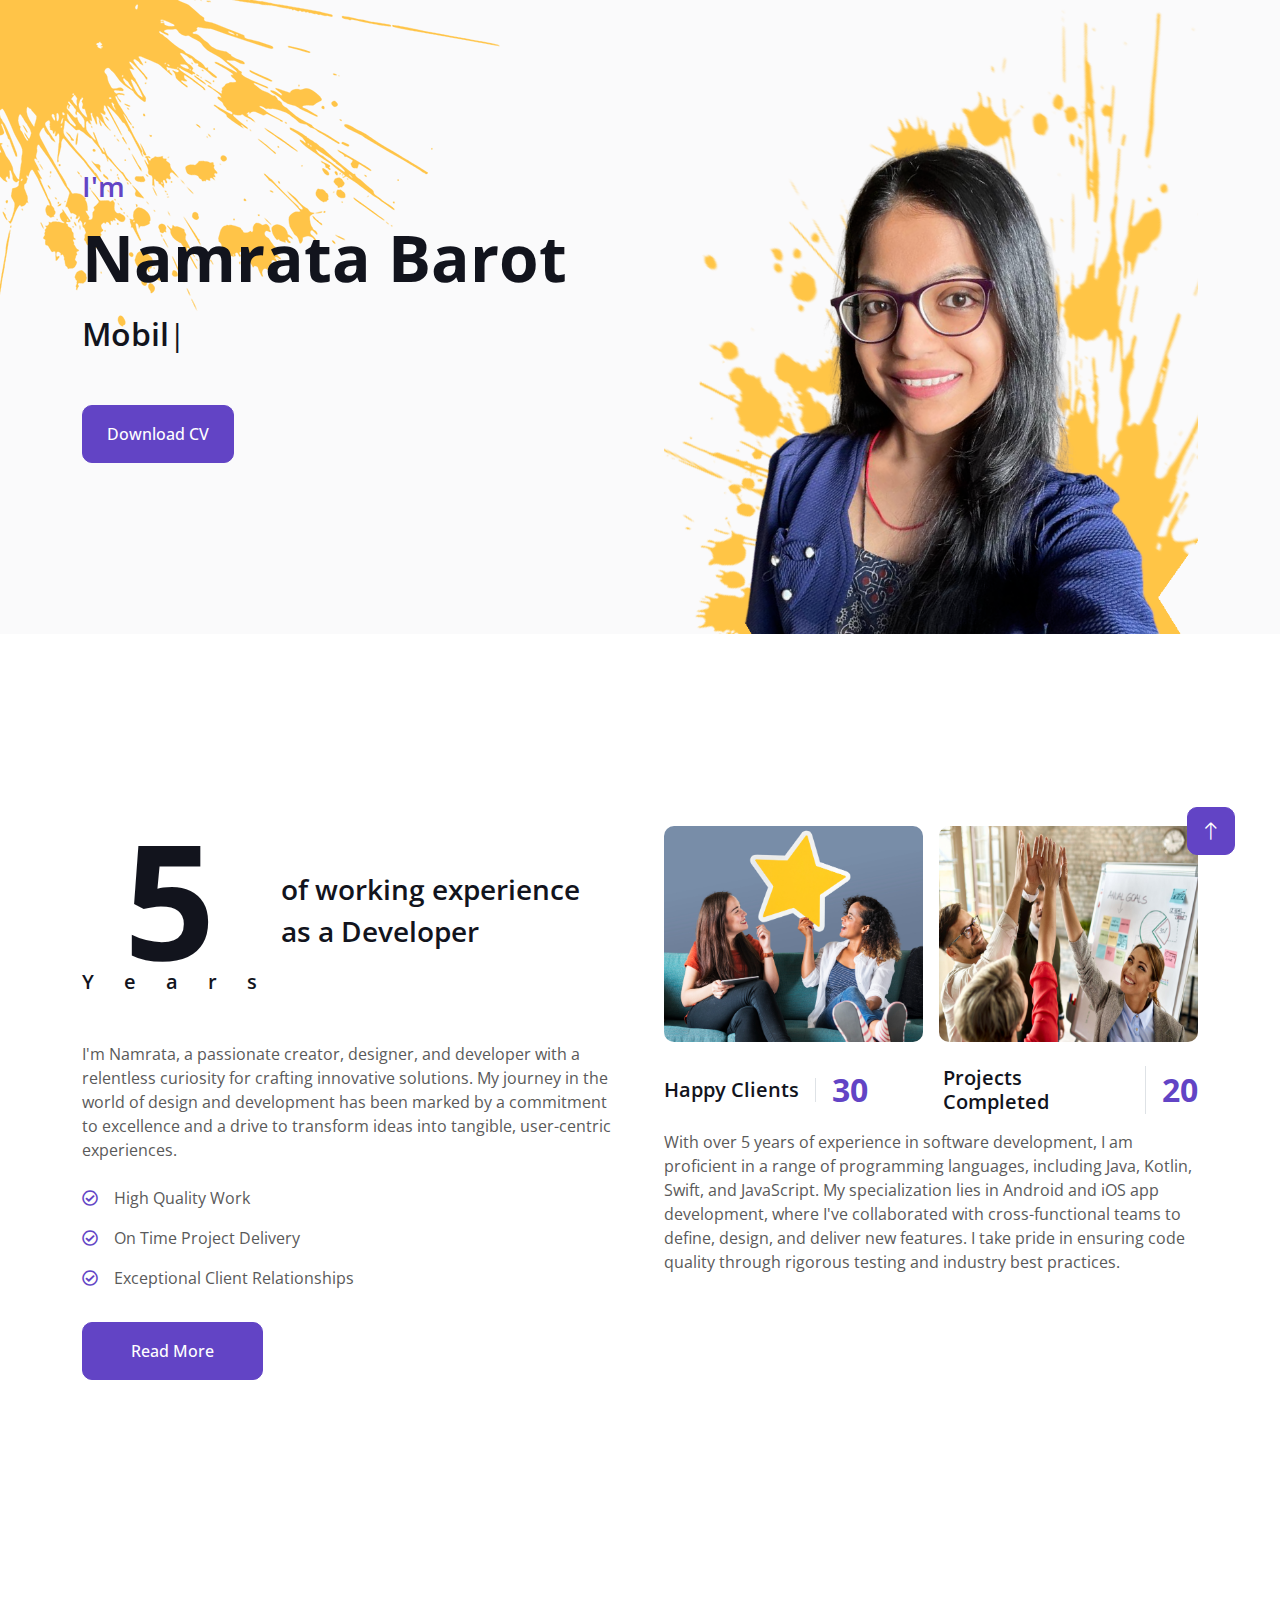
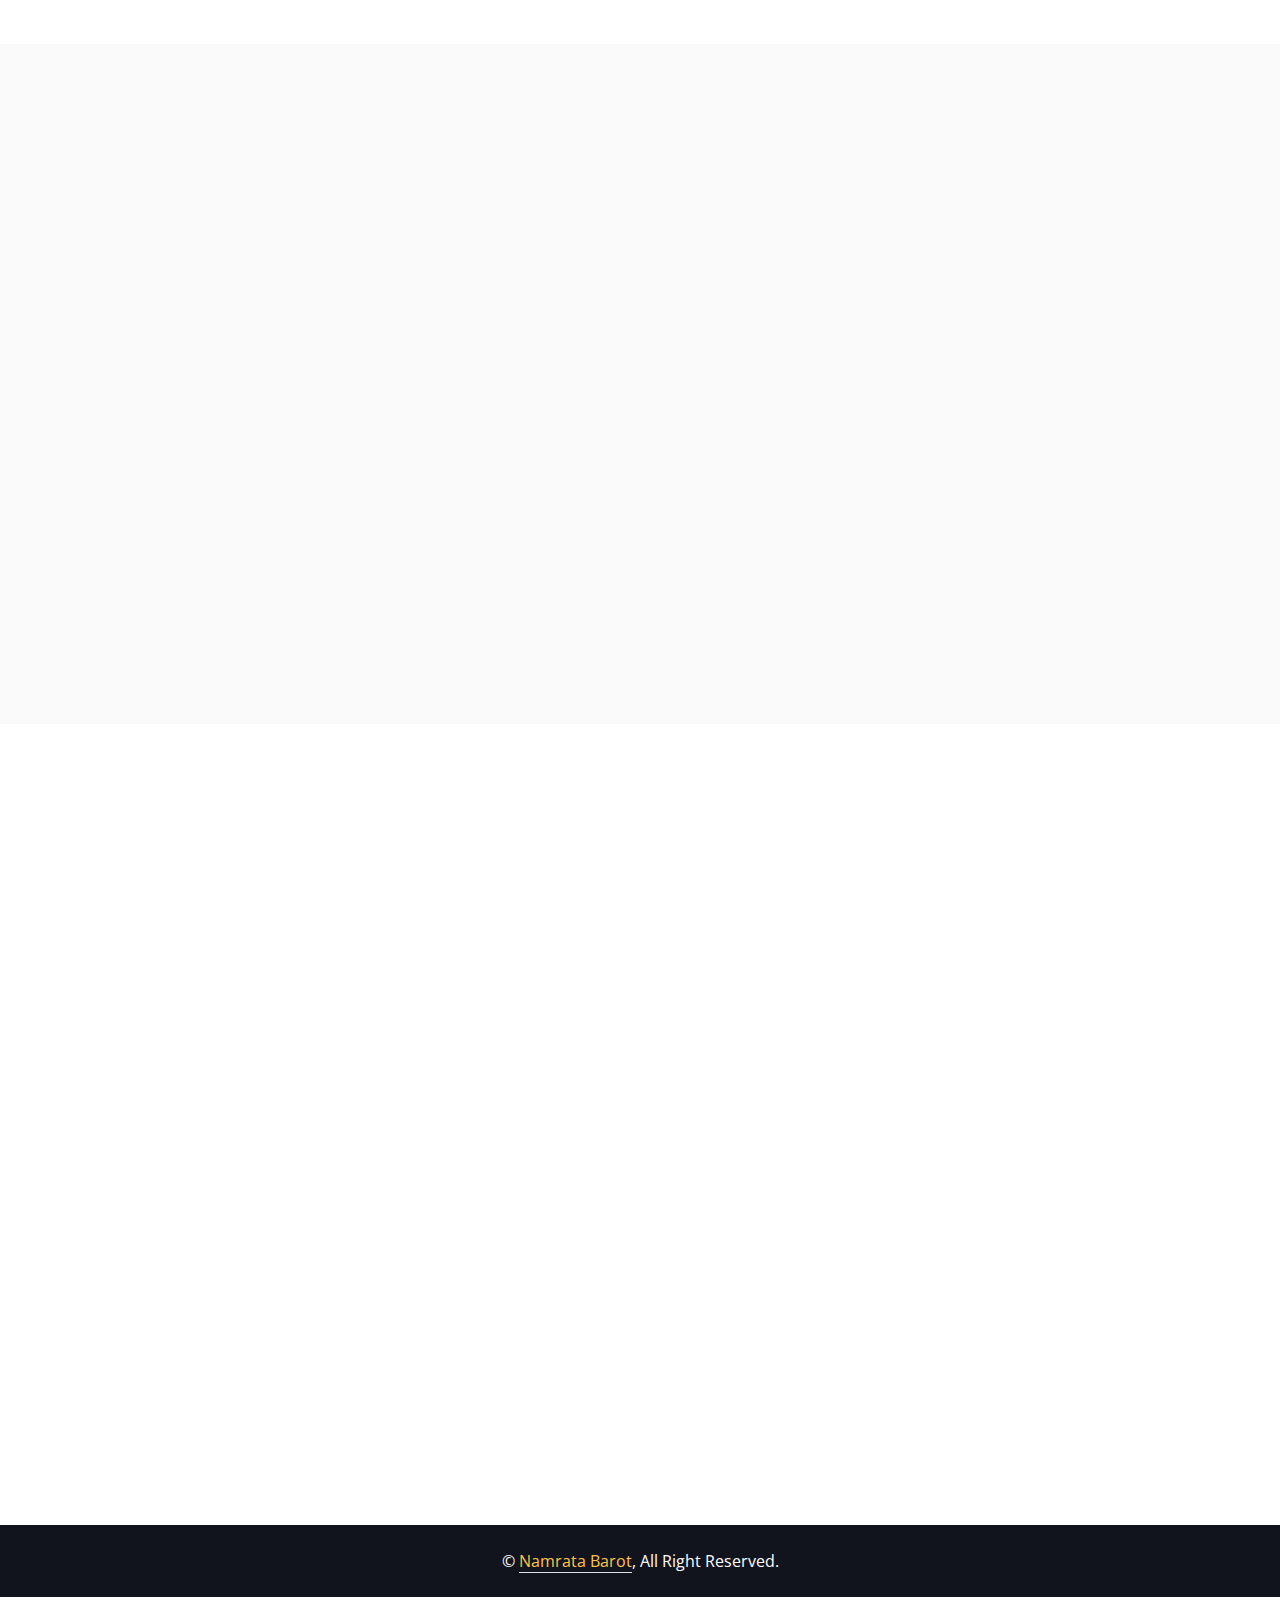
<file: index.html>
<!DOCTYPE html>
<html lang="en">

<head>
    <meta charset="utf-8">
    <title>Namrata Barot - Personal Portfolio</title>
    <meta content="width=device-width, initial-scale=1.0" name="viewport">
    <meta content="" name="keywords">
    <meta content="" name="description">

    <!-- Favicon -->
    <link href="img/favicon.ico" rel="icon">

    <!-- Google Web Fonts -->
    <link rel="preconnect" href="https://fonts.googleapis.com">
    <link rel="preconnect" href="https://fonts.gstatic.com" crossorigin>
    <link href="https://fonts.googleapis.com/css2?family=Open+Sans:wght@400;500;600;700;800&display=swap" rel="stylesheet"> 

    <!-- Icon Font Stylesheet -->
    <link href="https://cdnjs.cloudflare.com/ajax/libs/font-awesome/5.10.0/css/all.min.css" rel="stylesheet">
    <link href="https://cdn.jsdelivr.net/npm/bootstrap-icons@1.4.1/font/bootstrap-icons.css" rel="stylesheet">

    <!-- Libraries Stylesheet -->
    <link href="lib/animate/animate.min.css" rel="stylesheet">
    <link href="lib/lightbox/css/lightbox.min.css" rel="stylesheet">
    <link href="lib/owlcarousel/assets/owl.carousel.min.css" rel="stylesheet">

    <!-- Customized Bootstrap Stylesheet -->
    <link href="css/bootstrap.min.css" rel="stylesheet">

    <!-- Template Stylesheet -->
    <link href="css/style.css" rel="stylesheet">
</head>

<body data-bs-spy="scroll" data-bs-target=".navbar" data-bs-offset="51">
    <!-- Spinner Start -->
    <div id="spinner" class="show bg-white position-fixed translate-middle w-100 vh-100 top-50 start-50 d-flex align-items-center justify-content-center">
        <div class="spinner-border text-primary" style="width: 3rem; height: 3rem;" role="status">
            <span class="sr-only">Loading...</span>
        </div>
    </div>
    <!-- Spinner End -->


    <!-- Navbar Start -->
    <nav class="navbar navbar-expand-lg bg-white navbar-light fixed-top shadow py-lg-0 px-4 px-lg-5 wow fadeIn" data-wow-delay="0.1s">
        <a href="index.html" class="navbar-brand d-block d-lg-none">
            <h1 class="text-primary fw-bold m-0">Namrata</h1>
        </a>
        <button type="button" class="navbar-toggler" data-bs-toggle="collapse" data-bs-target="#navbarCollapse">
            <span class="navbar-toggler-icon"></span>
        </button>
        <div class="collapse navbar-collapse justify-content-between py-4 py-lg-0" id="navbarCollapse">
            <div class="navbar-nav ms-auto py-0">
                <a href="#home" class="nav-item nav-link active">Home</a>
                <a href="#about" class="nav-item nav-link">About</a>
                <a href="#skill" class="nav-item nav-link">Skills</a>
                <a href="#service" class="nav-item nav-link">Services</a>
            </div>
            <a href="index.html" class="navbar-brand bg-secondary py-3 px-4 mx-3 d-none d-lg-block">
                <h1 class="text-primary fw-bold m-0">Namrata</h1>
            </a>
            <div class="navbar-nav me-auto py-0">
                <a href="#project" class="nav-item nav-link">Projects</a>
                <a href="#idea" class="nav-item nav-link">Ideas</a>
                <a href="#blog" class="nav-item nav-link">Blog</a>
                <a href="#contact" class="nav-item nav-link">Contact</a>
            </div>
        </div>
    </nav>
    <!-- Navbar End -->


    <!-- Header Start -->
    <div class="container-fluid bg-light my-6 mt-0" id="home">
        <div class="container">
            <div class="row g-5 align-items-center">
                <div class="col-lg-6 py-6 pb-0 pt-lg-0">
                    <h3 class="text-primary mb-3">I'm</h3>
                    <h1 class="display-3 mb-3">Namrata Barot</h1>
                    <h2 class="typed-text-output d-inline"></h2>
                    <div class="typed-text d-none">Mobile Apps Developer, Web Developer, Web Designer</div>
                    <div class="d-flex align-items-center pt-5">
                        <a href="https://github.com/NDBNeer/NamrataBarot/tree/main/resume/namrata_1904.pdf" target="_blank" class="btn btn-primary py-3 px-4 me-5">Download CV</a>
                        <!-- <button type="button" class="btn-play" data-bs-toggle="modal"
                            data-src="https://www.youtube.com/embed/DWRcNpR6Kdc" data-bs-target="#videoModal">
                            <span></span>
                        </button> 
                        <h5 class="ms-4 mb-0 d-none d-sm-block">Play Video</h5>-->
                    </div>
                </div>
                <div class="col-lg-6">
                    <img class="img-fluid" src="img/profile.png" alt="">
                </div>
            </div>
        </div>
    </div>
    <!-- Header End -->


    <!-- Video Modal Start -->
    <!-- <div class="modal modal-video fade" id="videoModal" tabindex="-1" aria-labelledby="exampleModalLabel" aria-hidden="true">
        <div class="modal-dialog">
            <div class="modal-content rounded-0">
                <div class="modal-header">
                    <h3 class="modal-title" id="exampleModalLabel">Youtube Video</h3>
                    <button type="button" class="btn-close" data-bs-dismiss="modal" aria-label="Close"></button>
                </div>
                <div class="modal-body"> -->
                    <!-- 16:9 aspect ratio -->
                    <!-- <div class="ratio ratio-16x9">
                        <iframe class="embed-responsive-item" src="" id="video" allowfullscreen allowscriptaccess="always"
                            allow="autoplay"></iframe>
                    </div>
                </div>
            </div>
        </div>
    </div> -->
    <!-- Video Modal End -->


    <!-- About Start -->
    <div class="container-xxl py-6" id="about">
        <div class="container">
            <div class="row g-5">
                <div class="col-lg-6 wow fadeInUp" data-wow-delay="0.1s">
                    <div class="d-flex align-items-center mb-5">
                        <div class="years flex-shrink-0 text-center me-4">
                            <h1 class="display-1 mb-0">5</h1>
                            <h5 class="mb-0">Years</h5>
                        </div>
                        <h3 class="lh-base mb-0">of working experience as a Developer</h3>
                    </div>
                    <p class="mb-4">I'm Namrata, a passionate creator, designer, and developer with a relentless curiosity for crafting innovative
                    solutions. My journey in the world of design and development has been marked by a commitment to excellence and a drive
                    to transform ideas into tangible, user-centric experiences.</p>
                    <p class="mb-3"><i class="far fa-check-circle text-primary me-3"></i>High Quality Work</p>
                    <p class="mb-3"><i class="far fa-check-circle text-primary me-3"></i>On Time Project Delivery</p>
                    <p class="mb-3"><i class="far fa-check-circle text-primary me-3"></i>Exceptional Client Relationships</p>
                    <a class="btn btn-primary py-3 px-5 mt-3" href="">Read More</a>
                </div>
                <div class="col-lg-6 wow fadeInUp" data-wow-delay="0.5s">
                    <div class="row g-3 mb-4">
                        <div class="col-sm-6">
                            <img class="img-fluid rounded" src="img/a2.jpg" alt="">
                        </div>
                        <div class="col-sm-6">
                            <img class="img-fluid rounded" src="img/a3.jpg" alt="">
                        </div>
                    </div>
                    <div class="row">
                        <div class="col-md-6 d-flex align-items-center mb-3">
                            <h5 class="border-end pe-3 me-3 mb-0">Happy Clients</h5>
                            <h2 class="text-primary fw-bold mb-0" data-toggle="counter-up">30</h2>
                        </div>
                        <div class="col-md-6 d-flex align-items-center mb-3">
                            <h5 class="border-end pe-3 me-3 mb-0">Projects Completed</h5>
                            <h2 class="text-primary fw-bold mb-0" data-toggle="counter-up">20</h2>
                        </div>
                    </div>
                    
                    <p class="mb-0">With over 5 years of experience in software development, I am proficient in a range of programming languages, including
                    Java, Kotlin, Swift, and JavaScript. My specialization lies in Android and iOS app development, where I've collaborated
                    with cross-functional teams to define, design, and deliver new features. I take pride in ensuring code quality through
                    rigorous testing and industry best practices.</p>
                </div>
            </div>
        </div>
    </div>
    <!-- About End -->


    <!-- Expertise Start -->
    <div class="container-xxl py-6 pb-5" id="skill">
        <div class="container">
            <div class="row g-5">
                <div class="col-lg-6 wow fadeInUp" data-wow-delay="0.1s">
                    <h1 class="display-5 mb-5">Skills & Experience</h1>
                    <p class="mb-4">I excel in Java, Kotlin, Swift, and JavaScript, with a focus on Android and iOS app development, and proficiency in
                    various web technologies including HTML5, CSS3, jQuery, Bootstrap, and WordPress.</p>
                    <h3 class="mb-4">My Skills</h3>
                    <div class="row align-items-center">
                        <div class="col-md-6">
                            <div class="skill mb-4">
                                <div class="d-flex justify-content-between">
                                    <h6 class="font-weight-bold">Java</h6>
                                    <h6 class="font-weight-bold">95%</h6>
                                </div>
                                <div class="progress">
                                    <div class="progress-bar bg-primary" role="progressbar" aria-valuenow="95" aria-valuemin="0" aria-valuemax="100"></div>
                                </div>
                            </div>
                            <div class="skill mb-4">
                                <div class="d-flex justify-content-between">
                                    <h6 class="font-weight-bold">Kotlin</h6>
                                    <h6 class="font-weight-bold">85%</h6>
                                </div>
                                <div class="progress">
                                    <div class="progress-bar bg-warning" role="progressbar" aria-valuenow="85" aria-valuemin="0" aria-valuemax="100"></div>
                                </div>
                            </div>
                            <div class="skill mb-4">
                                <div class="d-flex justify-content-between">
                                    <h6 class="font-weight-bold">Swift</h6>
                                    <h6 class="font-weight-bold">80%</h6>
                                </div>
                                <div class="progress">
                                    <div class="progress-bar bg-danger" role="progressbar" aria-valuenow="90" aria-valuemin="0" aria-valuemax="100"></div>
                                </div>
                            </div>
                            <div class="skill mb-4">
                                <div class="d-flex justify-content-between">
                                    <h6 class="font-weight-bold">Communication</h6>
                                    <h6 class="font-weight-bold">95%</h6>
                                </div>
                                <div class="progress">
                                    <div class="progress-bar bg-primary" role="progressbar" aria-valuenow="95" aria-valuemin="0"
                                        aria-valuemax="100"></div>
                                </div>
                            </div>
                        </div>
                        <div class="col-md-6">
                            <div class="skill mb-4">
                                <div class="d-flex justify-content-between">
                                    <h6 class="font-weight-bold">PHP</h6>
                                    <h6 class="font-weight-bold">90%</h6>
                                </div>
                                <div class="progress">
                                    <div class="progress-bar bg-danger" role="progressbar" aria-valuenow="90" aria-valuemin="0" aria-valuemax="100"></div>
                                </div>
                            </div>
                            <div class="skill mb-4">
                                <div class="d-flex justify-content-between">
                                    <h6 class="font-weight-bold">JavaScript</h6>
                                    <h6 class="font-weight-bold">85%</h6>
                                </div>
                                <div class="progress">
                                    <div class="progress-bar bg-dark" role="progressbar" aria-valuenow="95" aria-valuemin="0" aria-valuemax="100"></div>
                                </div>
                            </div>
                            <div class="skill mb-4">
                                <div class="d-flex justify-content-between">
                                    <h6 class="font-weight-bold">Database</h6>
                                    <h6 class="font-weight-bold">85%</h6>
                                </div>
                                <div class="progress">
                                    <div class="progress-bar bg-info" role="progressbar" aria-valuenow="85" aria-valuemin="0" aria-valuemax="100"></div>
                                </div>
                            </div>
                            <div class="skill mb-4">
                                <div class="d-flex justify-content-between">
                                    <h6 class="font-weight-bold">Web Designing</h6>
                                    <h6 class="font-weight-bold">80%</h6>
                                </div>
                                <div class="progress">
                                    <div class="progress-bar bg-warning" role="progressbar" aria-valuenow="85" aria-valuemin="0"
                                        aria-valuemax="100"></div>
                                </div>
                            </div>
                        </div>
                    </div>
                </div>
                <div class="col-lg-6 wow fadeInUp" data-wow-delay="0.5s">
                    <ul class="nav nav-pills rounded border border-2 border-primary mb-5">
                        <li class="nav-item w-50">
                            <button class="nav-link w-100 py-3 fs-5 active" data-bs-toggle="pill" href="#tab-1">Experience</button>
                        </li>
                        <li class="nav-item w-50">
                            <button class="nav-link w-100 py-3 fs-5" data-bs-toggle="pill" href="#tab-2">Education</button>
                        </li>
                    </ul>
                    <div class="tab-content">
                        <div id="tab-1" class="tab-pane fade show p-0 active">
                            <div class="row gy-5 gx-4">
                                <div class="col-sm-6">
                                    <h5>Mobile App Developer (Freelancer)</h5>
                                    <hr class="text-primary my-2">
                                    <p class="text-primary mb-1">Apr 2022 - Present</p>
                                    <h6 class="mb-0">Fiverr</h6>
                                </div>
                                <div class="col-sm-6">
                                    <h5>Android Developer</h5>
                                    <hr class="text-primary my-2">
                                    <p class="text-primary mb-1">Feb 2021 - Jul 2021</p>
                                    <h6 class="mb-0">Damroo Media</h6>
                                </div>
                                <div class="col-sm-6">
                                    <h5>Android Developer</h5>
                                    <hr class="text-primary my-2">
                                    <p class="text-primary mb-1">Jul 2019 - Jan 2021</p>
                                    <h6 class="mb-0">Web Media Experts LLC</h6>
                                </div>
                                <div class="col-sm-6">
                                    <h5>Freelancer</h5>
                                    <hr class="text-primary my-2">
                                    <p class="text-primary mb-1">Jun 2018 - Jun 2019</p>
                                </div>
                                <div class="col-sm-6">
                                    <h5>Android & Web Developer</h5>
                                    <hr class="text-primary my-2">
                                    <p class="text-primary mb-1">Jul 2017 - May 2018</p>
                                    <h6 class="mb-0">Veraval Online Pvt. Ltd</h6>
                                </div>
                                <div class="col-sm-6">
                                    <h5>Android & Web Developer</h5>
                                    <hr class="text-primary my-2">
                                    <p class="text-primary mb-1">Aug 2016 - Jul 2017</p>
                                    <h6 class="mb-0">Smart Technology</h6>
                                </div>
                            </div>
                        </div>
                        <div id="tab-2" class="tab-pane fade show p-0">
                            <div class="row gy-5 gx-4">
                                <div class="col-sm-6">
                                    <h5>Mobile Application Design & Development</h5>
                                    <p class="mb-0">Post Graduation Certificate</p>
                                    <hr class="text-primary my-2">
                                    <p class="text-primary mb-1">Jan 2022 - Aug 2023</p>
                                    <h6 class="mb-0">Lambton College, Toronto</h6>
                                </div>
                                <div class="col-sm-6">
                                    <h5>Computer Science & Engineering</h5>
                                    <p class="mb-0">Bachelor of Engineering</p>
                                    <hr class="text-primary my-2">
                                    <p class="text-primary mb-1">Jun 2013 - Jun 2016</p>
                                    <h6 class="mb-0">Gujarat Technological University</h6>
                                </div>
                                <div class="col-sm-6">
                                    <h5>Computer Engineering</h5>
                                    <p class="mb-0">Diploma</p>
                                    <hr class="text-primary my-2">
                                    <p class="text-primary mb-1">Jul 2010 - Jun 2013</p>
                                    <h6 class="mb-0">Gujarat Technological University</h6>
                                </div>
                            </div>
                        </div>
                    </div>
                </div>
            </div>
        </div>
    </div>
    <!-- Expertise End -->


    <!-- Service Start -->
    <div class="container-fluid bg-light my-5 py-6" id="service">
        <div class="container">
            <div class="row g-5 mb-5 wow fadeInUp" data-wow-delay="0.1s">
                <div class="col-lg-6">
                    <h1 class="display-5 mb-0">My Services</h1>
                </div>
                <div class="col-lg-6 text-lg-end">
                    <a href="#contact" class="btn btn-primary py-3 px-5" href="">Hire Me</a>
                </div>
            </div>
            <div class="row g-4">
                <div class="col-lg-6 wow fadeInUp" data-wow-delay="0.1s">
                    <div class="service-item d-flex flex-column flex-sm-row bg-white rounded h-100 p-4 p-lg-5">
                        <div class="bg-icon flex-shrink-0 mb-3">
                            <i class="fab fa-android fa-2x text-dark"></i>
                        </div>
                        <div class="ms-sm-4">
                            <h4 class="mb-3">Android Apps</h4>
                            <!-- <h6 class="mb-3">Start from <span class="text-primary">$199</span></h6> -->
                            <span>With a deep understanding of Android development, I create dynamic and user-friendly Android apps that bring ideas to
                            life on the Google Play Store.</span>
                        </div>
                    </div>
                </div>
                <div class="col-lg-6 wow fadeInUp" data-wow-delay="0.3s">
                    <div class="service-item d-flex flex-column flex-sm-row bg-white rounded h-100 p-4 p-lg-5">
                        <div class="bg-icon flex-shrink-0 mb-3">
                            <i class="fab fa-apple fa-2x text-dark"></i>
                        </div>
                        <div class="ms-sm-4">
                            <h4 class="mb-3">iOS Apps</h4>
                            <span>My expertise in iOS development empowers me to craft engaging and intuitive iOS applications, ensuring a seamless
                            experience on Apple devices.</span>
                        </div>
                    </div>
                </div>
                <div class="col-lg-6 wow fadeInUp" data-wow-delay="0.1s">
                    <div class="service-item d-flex flex-column flex-sm-row bg-white rounded h-100 p-4 p-lg-5">
                        <div class="bg-icon flex-shrink-0 mb-3">
                            <i class="fa fa-code fa-2x text-dark"></i>
                        </div>
                        <div class="ms-sm-4">
                            <h4 class="mb-3">Web Design</h4>
                            <span>I excel in web design, combining creative design with functionality to deliver visually captivating and user-centric
                            websites that leave a lasting impression.</span>
                        </div>
                    </div>
                </div>
                <div class="col-lg-6 wow fadeInUp" data-wow-delay="0.3s">
                    <div class="service-item d-flex flex-column flex-sm-row bg-white rounded h-100 p-4 p-lg-5">
                        <div class="bg-icon flex-shrink-0 mb-3">
                            <i class="fa fa-laptop-code fa-2x text-dark"></i>
                        </div>
                        <div class="ms-sm-4">
                            <h4 class="mb-3">Web Development</h4>
                            <span>In the realm of web development, I leverage technologies like HTML5, CSS3, JavaScript, and responsive frameworks to
                            build robust and interactive web solutions that meet diverse needs.</span>
                        </div>
                    </div>
                </div>
            </div>
        </div>
    </div>
    <!-- Service End -->


    <!-- Projects Start -->
    <div class="container-xxl py-6 pt-5" id="project">
        <div class="container">
            <div class="row g-5 mb-5 align-items-center wow fadeInUp" data-wow-delay="0.1s">
                <div class="col-lg-6">
                    <h1 class="display-5 mb-0">My Projects</h1>
                </div>
                <div class="col-lg-6 text-lg-end">
                    <ul class="list-inline mx-n3 mb-0" id="portfolio-flters">
                        <li class="mx-3 active" data-filter="*">All Projects</li>
                        <li class="mx-3" data-filter=".first">Mobile Apps</li>
                        <li class="mx-3" data-filter=".second">Web Development</li>
                    </ul>
                </div>
            </div>
            <div class="row g-4 portfolio-container wow fadeInUp" data-wow-delay="0.1s">
                <div class="col-lg-4 col-md-6 portfolio-item first">
                    <div class="portfolio-img rounded overflow-hidden">
                        <img class="img-fluid" src="img/app/parents1.png" alt="">
                        <div class="portfolio-btn">
                            <a class="btn btn-lg-square btn-outline-secondary border-2 mx-1" href="img/app/parents.png"
                                data-lightbox="portfolio"><i class="fa fa-eye"></i></a>
                            <a class="btn btn-lg-square btn-outline-secondary border-2 mx-1"
                                href="https://play.google.com/store/apps/details?id=com.sweedu.wme.parentsapplication&pcampaignid=web_share"
                                target="_blank"><i class="fa fa-link"></i></a>
                        </div>
                    </div>
                </div>
                <div class="col-lg-4 col-md-6 portfolio-item second">
                    <div class="portfolio-img rounded overflow-hidden">
                        <img class="img-fluid" src="img/web/rsz_innovative.png" alt="">
                        <div class="portfolio-btn">
                            <a class="btn btn-lg-square btn-outline-secondary border-2 mx-1" href="img/web/innovative.png"
                                data-lightbox="portfolio"><i class="fa fa-eye"></i></a>
                            <a class="btn btn-lg-square btn-outline-secondary border-2 mx-1" href="img/web/innovative.png"
                                target="_blank"><i class="fa fa-link"></i></a>
                        </div>
                    </div>
                </div>
                <div class="col-lg-4 col-md-6 portfolio-item first">
                    <div class="portfolio-img rounded overflow-hidden">
                        <img class="img-fluid" src="img/app/teacher1.png" alt="">
                        <div class="portfolio-btn">
                            <a class="btn btn-lg-square btn-outline-secondary border-2 mx-1" href="img/app/teacher.png"
                                data-lightbox="portfolio"><i class="fa fa-eye"></i></a>
                            <a class="btn btn-lg-square btn-outline-secondary border-2 mx-1"
                                href="https://play.google.com/store/apps/details?id=com.sweedu.wme.teacherapplication&pcampaignid=web_share"
                                target="_blank"><i class="fa fa-link"></i></a>
                        </div>
                    </div>
                </div>
                <div class="col-lg-4 col-md-6 portfolio-item second">
                    <div class="portfolio-img rounded overflow-hidden">
                        <img class="img-fluid" src="img/web/rsz_route3in.png" alt="">
                        <div class="portfolio-btn">
                            <a class="btn btn-lg-square btn-outline-secondary border-2 mx-1" href="img/web/route3in.png"
                                data-lightbox="portfolio"><i class="fa fa-eye"></i></a>
                            <a class="btn btn-lg-square btn-outline-secondary border-2 mx-1" href="img/web/route3in.png"
                                target="_blank"><i class="fa fa-link"></i></a>
                        </div>
                    </div>
                </div>
            <div class="col-lg-4 col-md-6 portfolio-item first">
                <div class="portfolio-img rounded overflow-hidden">
                    <img class="img-fluid" src="img/app/member1.png" alt="">
                    <div class="portfolio-btn">
                        <a class="btn btn-lg-square btn-outline-secondary border-2 mx-1" href="img/app/member.png"
                            data-lightbox="portfolio"><i class="fa fa-eye"></i></a>
                        <a class="btn btn-lg-square btn-outline-secondary border-2 mx-1"
                            href="https://play.google.com/store/apps/details?id=com.wme.gymmember&pcampaignid=web_share"
                            target="_blank"><i class="fa fa-link"></i></a>
                    </div>
                </div>
            </div>
                <div class="col-lg-4 col-md-6 portfolio-item second">
                    <div class="portfolio-img rounded overflow-hidden">
                        <img class="img-fluid" src="img/web/rsz_sonrise.png" alt="">
                        <div class="portfolio-btn">
                            <div>
                                <h5 style="color: white; font-weight: bold;">Sonrise Church</h5>
                            </div>
                            <a class="btn btn-lg-square btn-outline-secondary border-2 mx-1" href="img/web/sonrise.png"
                                target="_blank"><i class="fa fa-link"></i></a>
                        </div>
                    </div>
                </div>
            </div>
                <div class="d-flex align-items-center pt-5">
                    <a href="myproject.html" class="btn btn-primary py-3 px-4 me-5">View More</a>
                </div>
        </div>
    </div>
    <!-- Projects End -->


    <!-- Idea Start -->
    <div class="container-xxl py-6 pb-5" id="idea">
        <div class="container">
            <div class="row g-5 mb-5 wow fadeInUp" data-wow-delay="0.1s">
                <div class="col-lg-6">
                    <h1 class="display-5 mb-0">Project Ideas</h1>
                </div>
                <div class="col-lg-6 text-lg-end">
                    <a class="btn btn-primary py-3 px-5" href="#contact">Hire Me</a>
                </div>
            </div>
            <div class="row g-4">
                <div class="col-lg-4 col-md-6 wow fadeInUp" data-wow-delay="0.1s">
                    <div class="team-item position-relative">
                        <img class="img-fluid rounded" src="img/voicetxt.jpg" alt="">
                        <div class="team-text bg-white rounded-end p-4">
                            <div>
                                <h5>VoiceAssistED</h5>
                                <span>VoiceAssistED is an innovative mobile app empowering students with disabilities to excel academically by providing a
                                seamless voice-to-text examination experience, ensuring accessibility and inclusivity in education.</span>
                            </div>
                            <i class="fa fa-arrow-right fa-2x text-primary"></i>
                        </div>
                    </div>
                </div>
                <div class="col-lg-4 col-md-6 wow fadeInUp" data-wow-delay="0.5s">
                    <div class="team-item position-relative">
                        <img class="img-fluid rounded" src="img/rsz_bike-thief-cartoon.jpg" alt="">
                        <div class="team-text bg-white rounded-end p-4">
                            <div>
                                <h5>BikeTrackr</h5>
                                <span>BikeTrackr is a cutting-edge mobile app that empowers bike owners to effortlessly track and
                                    recover their lost or stolen
                                    bicycles, providing peace of mind and enhancing bike security.</span>
                            </div>
                            <i class="fa fa-arrow-right fa-2x text-primary"></i>
                        </div>
                    </div>
                </div>
                <div class="col-lg-4 col-md-6 wow fadeInUp" data-wow-delay="0.3s">
                    <div class="team-item position-relative">
                        <img class="img-fluid rounded" src="img/food.jpg" alt="">
                        <div class="team-text bg-white rounded-end p-4">
                            <div>
                                <h5>Feed the Need</h5>
                                <span>Feed the Need connects restaurants with surplus food to those in need, providing a convenient and compassionate platform
                                to combat food waste and hunger in our communities.</span>
                            </div>
                            <i class="fa fa-arrow-right fa-2x text-primary"></i>
                        </div>
                    </div>
                </div>
            </div>
        </div>
    </div>
    <!-- Idea End -->


    <!-- Blog Start -->
    <div class="container-fluid bg-light py-5 my-5" id="blog">
        <div class="container-fluid py-5">
            <h1 class="display-5 text-center mb-5 wow fadeInUp" data-wow-delay="0.1s">My Blogs</h1>
            <div class="row justify-content-center">
                <div class="col-lg-3 d-none d-lg-block">
                    <div class="testimonial-left h-100">
                        <img class="img-fluid wow fadeIn" data-wow-delay="0.1s" src="img/b2.jpg" alt="">
                        <img class="img-fluid wow fadeIn" data-wow-delay="0.3s" src="img/b3.jpg" alt="">
                        <img class="img-fluid wow fadeIn" data-wow-delay="0.5s" src="img/kotlin.png" alt="">
                    </div>
                </div>
                <div class="col-lg-6 wow fadeInUp" data-wow-delay="0.5s">
                    <div class="owl-carousel testimonial-carousel">
                        <div class="testimonial-item text-center">
                            <div class="position-relative mb-5">
                                <img class="img-fluid rounded-circle border border-secondary p-2 mx-auto" src="img/b2.jpg" alt="">
                                <div class="testimonial-icon">
                                    <i class="fa fa-heart text-primary"></i>
                                </div>
                            </div>
                            <p class="fs-5 fst-italic">How to start Freelancing if you have zero experience?</p>
                            <hr class="w-25 mx-auto">
                            <h5>Namrata</h5>
                        <a href="startfreelancing.html" class="read-more">Read More</a>
                        </div>
                        <div class="testimonial-item text-center">
                            <div class="position-relative mb-5">
                                <img class="img-fluid rounded-circle border border-secondary p-2 mx-auto" src="img/kotlin.png" alt="">
                                <div class="testimonial-icon">
                                    <i class="fa fa-heart text-primary"></i>
                                </div>
                            </div>
                            <p class="fs-5 fst-italic">Do You Want to Learn Kotlin? Read Basics of Kotlin First</p>
                            <hr class="w-25 mx-auto">
                            <h5>Namrata</h5>
                            <a href="learnkotlin.html" class="read-more">Read More</a>
                        </div>
                        <div class="testimonial-item text-center">
                            <div class="position-relative mb-5">
                                <img class="img-fluid rounded-circle border border-secondary p-2 mx-auto" src="img/journey.jpg" alt="">
                                <div class="testimonial-icon">
                                    <i class="fa fa-heart text-primary"></i>
                                </div>
                            </div>
                            <p class="fs-5 fst-italic">My Journey : What 3 Years of Android Development Have Taught Me the Hard Way</p>
                            <hr class="w-25 mx-auto">
                            <h5>Namrata</h5>
                        <a href="myJourney.html" class="read-more">Read More</a>
                        </div>
                    </div>
                </div>
                <div class="col-lg-3 d-none d-lg-block">
                    <div class="testimonial-right h-100">
                        <img class="img-fluid wow fadeIn" data-wow-delay="0.1s" src="img/journey.jpg" alt="">
                        <img class="img-fluid wow fadeIn" data-wow-delay="0.3s" src="img/b5.jpg" alt="">
                        <img class="img-fluid wow fadeIn" data-wow-delay="0.5s" src="img/b4.jpg" alt="">
                    </div>
                </div>
            </div>
        </div>
    </div>
    <!-- Blog End -->


    <!-- Contact Start -->
    <div class="container-xxl pb-5" id="contact">
        <div class="container py-5">
            <div class="row g-5 mb-5 wow fadeInUp" data-wow-delay="0.1s">
                <div class="col-lg-6">
                    <h1 class="display-5 mb-0">Let's Work Together</h1>
                </div>
            </div>
            <div class="row g-5">
                <div class="col-lg-5 col-md-6 wow fadeInUp" data-wow-delay="0.1s">
                    <p class="mb-2">Location:</p>
                    <h3 class="fw-bold">Toronto, Canada</h3>
                    <hr class="w-100">
                    <p class="mb-2">Mobile:</p>
                    <h3 class="fw-bold">437 286 2658</h3>
                    <hr class="w-100">
                    <p class="mb-2">Email:</p>
                    <h3 class="fw-bold">namrata.barot3@gmail.com</h3>
                    <hr class="w-100">
                    <p class="mb-2">Follow me:</p>
                    <div class="d-flex pt-2">
                        <a class="btn btn-square btn-primary me-2" href="https://github.com/NDBNeer" target="_blank"><i class="fab fa-github-square"></i></a>
                        <a class="btn btn-square btn-primary me-2" href="https://www.linkedin.com/in/namratabarot/" target="_blank"><i class="fab fa-linkedin-in"></i></a>
                    </div>
                </div>
                <div class="col-lg-7 col-md-6 wow fadeInUp" data-wow-delay="0.5s">
                    <!-- Map Start -->
                    <div class="container-xxl pt-5 px-0 wow fadeInUp" data-wow-delay="0.1s">
                            <div class="bg-dark">
                                <iframe
                                    src="https://www.google.com/maps/embed?pb=!1m18!1m12!1m3!1d184552.67409946895!2d-79.54286491627514!3d43.71812280490756!2m3!1f0!2f0!3f0!3m2!1i1024!2i768!4f13.1!3m3!1m2!1s0x89d4cb90d7c63ba5%3A0x323555502ab4c477!2sToronto%2C%20ON%2C%20Canada!5e0!3m2!1sen!2sbd!4v1705645134279!5m2!1sen!2sbd"
                                    width="100%" height="450" style="border:0;" allowfullscreen="" loading="lazy"
                                    referrerpolicy="no-referrer-when-downgrade"></iframe>
                            </div>
                    </div>
                    <!-- Map End -->
                    <!-- <form>
                        <div class="row g-3">
                            <div class="col-md-6">
                                <div class="form-floating">
                                    <input type="text" class="form-control" id="name" placeholder="Your Name">
                                    <label for="name">Your Name</label>
                                </div>
                            </div>
                            <div class="col-md-6">
                                <div class="form-floating">
                                    <input type="email" class="form-control" id="email" placeholder="Your Email">
                                    <label for="email">Your Email</label>
                                </div>
                            </div>
                            <div class="col-12">
                                <div class="form-floating">
                                    <input type="text" class="form-control" id="subject" placeholder="Subject">
                                    <label for="subject">Subject</label>
                                </div>
                            </div>
                            <div class="col-12">
                                <div class="form-floating">
                                    <textarea class="form-control" placeholder="Leave a message here" id="message" style="height: 100px"></textarea>
                                    <label for="message">Message</label>
                                </div>
                            </div>
                            <div class="col-12">
                                <button class="btn btn-primary py-3 px-5" type="submit">Send Message</button>
                            </div>
                        </div>
                    </form> -->
                </div>
            </div>
           
        </div>
    </div>
    <!-- Contact End -->

    <!-- Copyright Start -->
    <div class="container-fluid bg-dark text-white py-4">
            <div class="container">
                <div class="row">
                    <div class="text-center text-md-center mb-3 mb-md-0">
                        &copy; <a class="border-bottom text-secondary" href="#">Namrata Barot</a>, All Right Reserved.
                    </div>
                </div>
            </div>
        </div>
    </div>
    <!-- Copyright End -->


    <!-- Back to Top -->
    <a href="#" class="btn btn-lg btn-primary btn-lg-square back-to-top"><i class="bi bi-arrow-up"></i></a>


    <!-- JavaScript Libraries -->
    <script src="https://code.jquery.com/jquery-3.4.1.min.js"></script>
    <script src="https://cdn.jsdelivr.net/npm/bootstrap@5.0.0/dist/js/bootstrap.bundle.min.js"></script>
    <script src="lib/wow/wow.min.js"></script>
    <script src="lib/easing/easing.min.js"></script>
    <script src="lib/waypoints/waypoints.min.js"></script>
    <script src="lib/typed/typed.min.js"></script>
    <script src="lib/counterup/counterup.min.js"></script>
    <script src="lib/owlcarousel/owl.carousel.min.js"></script>
    <script src="lib/isotope/isotope.pkgd.min.js"></script>
    <script src="lib/lightbox/js/lightbox.min.js"></script>

    <!-- Template Javascript -->
    <script src="js/main.js"></script>
</body>

</html>
</file>
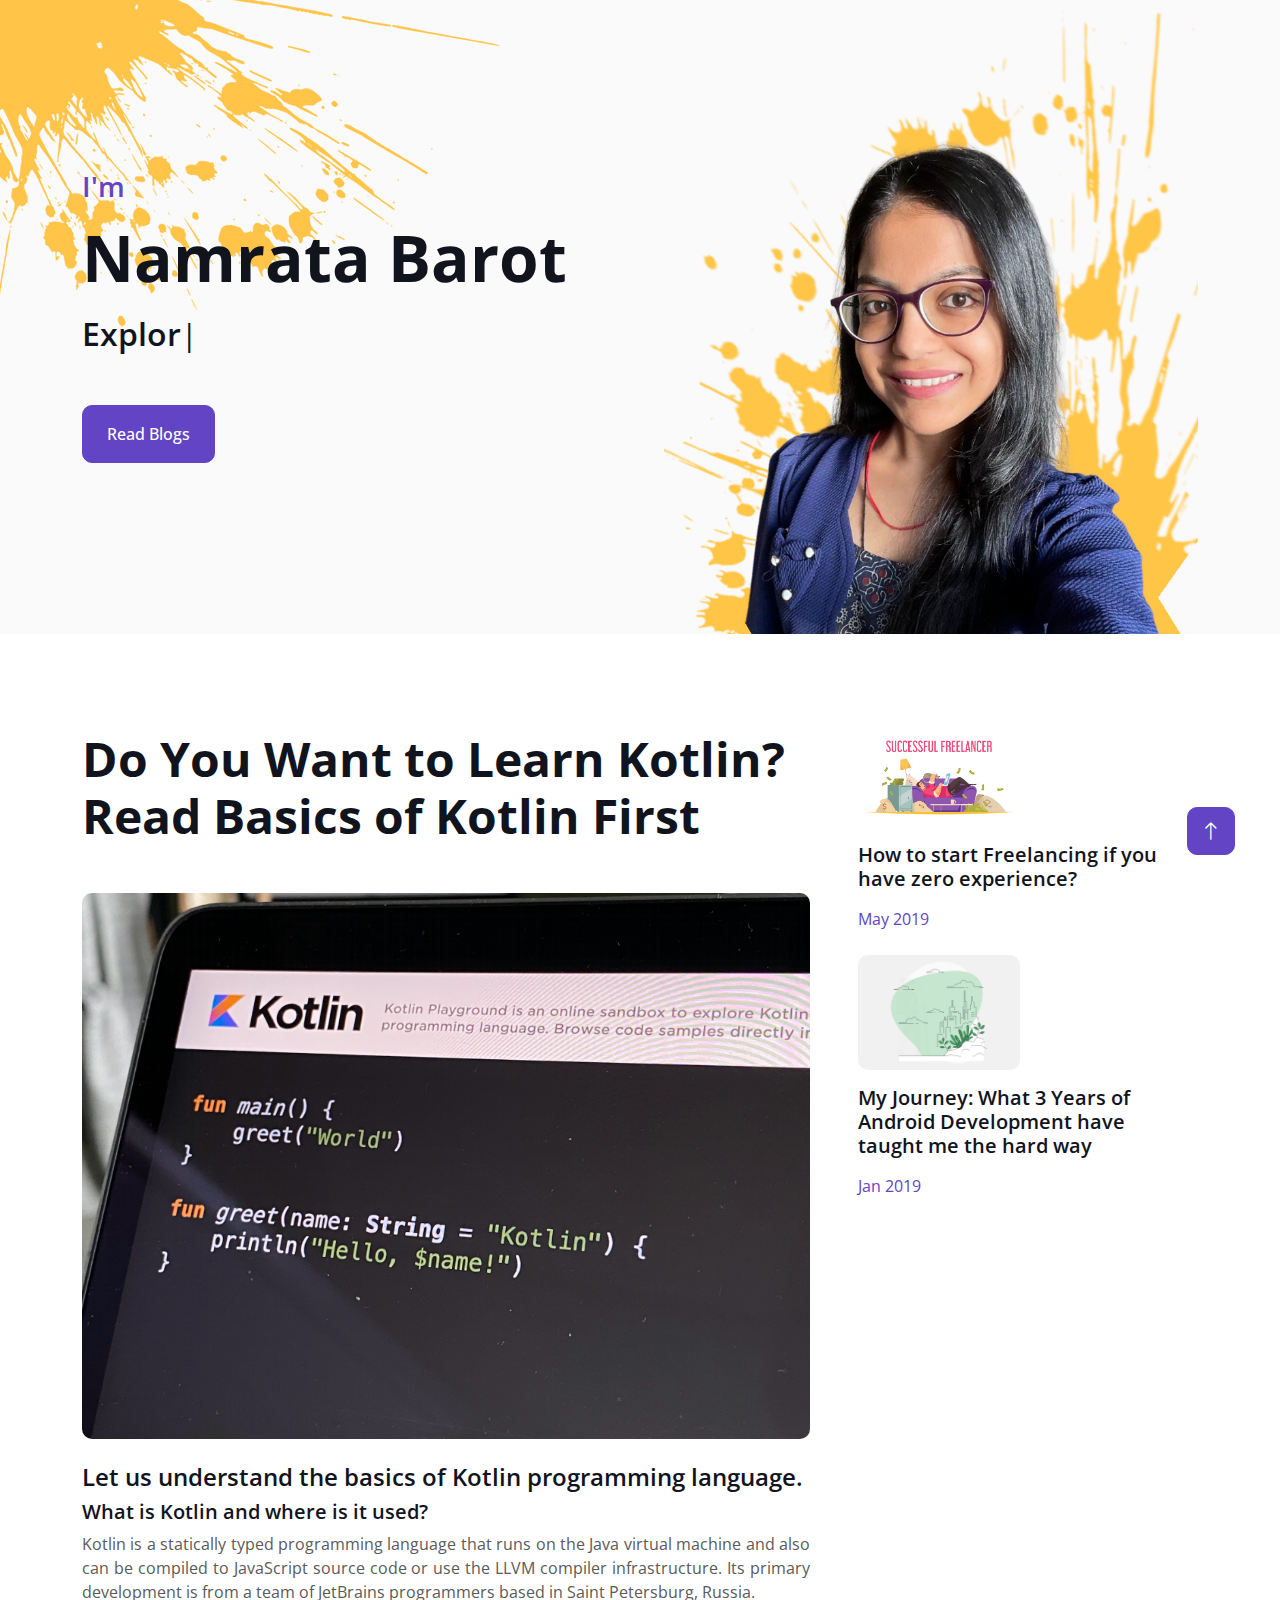
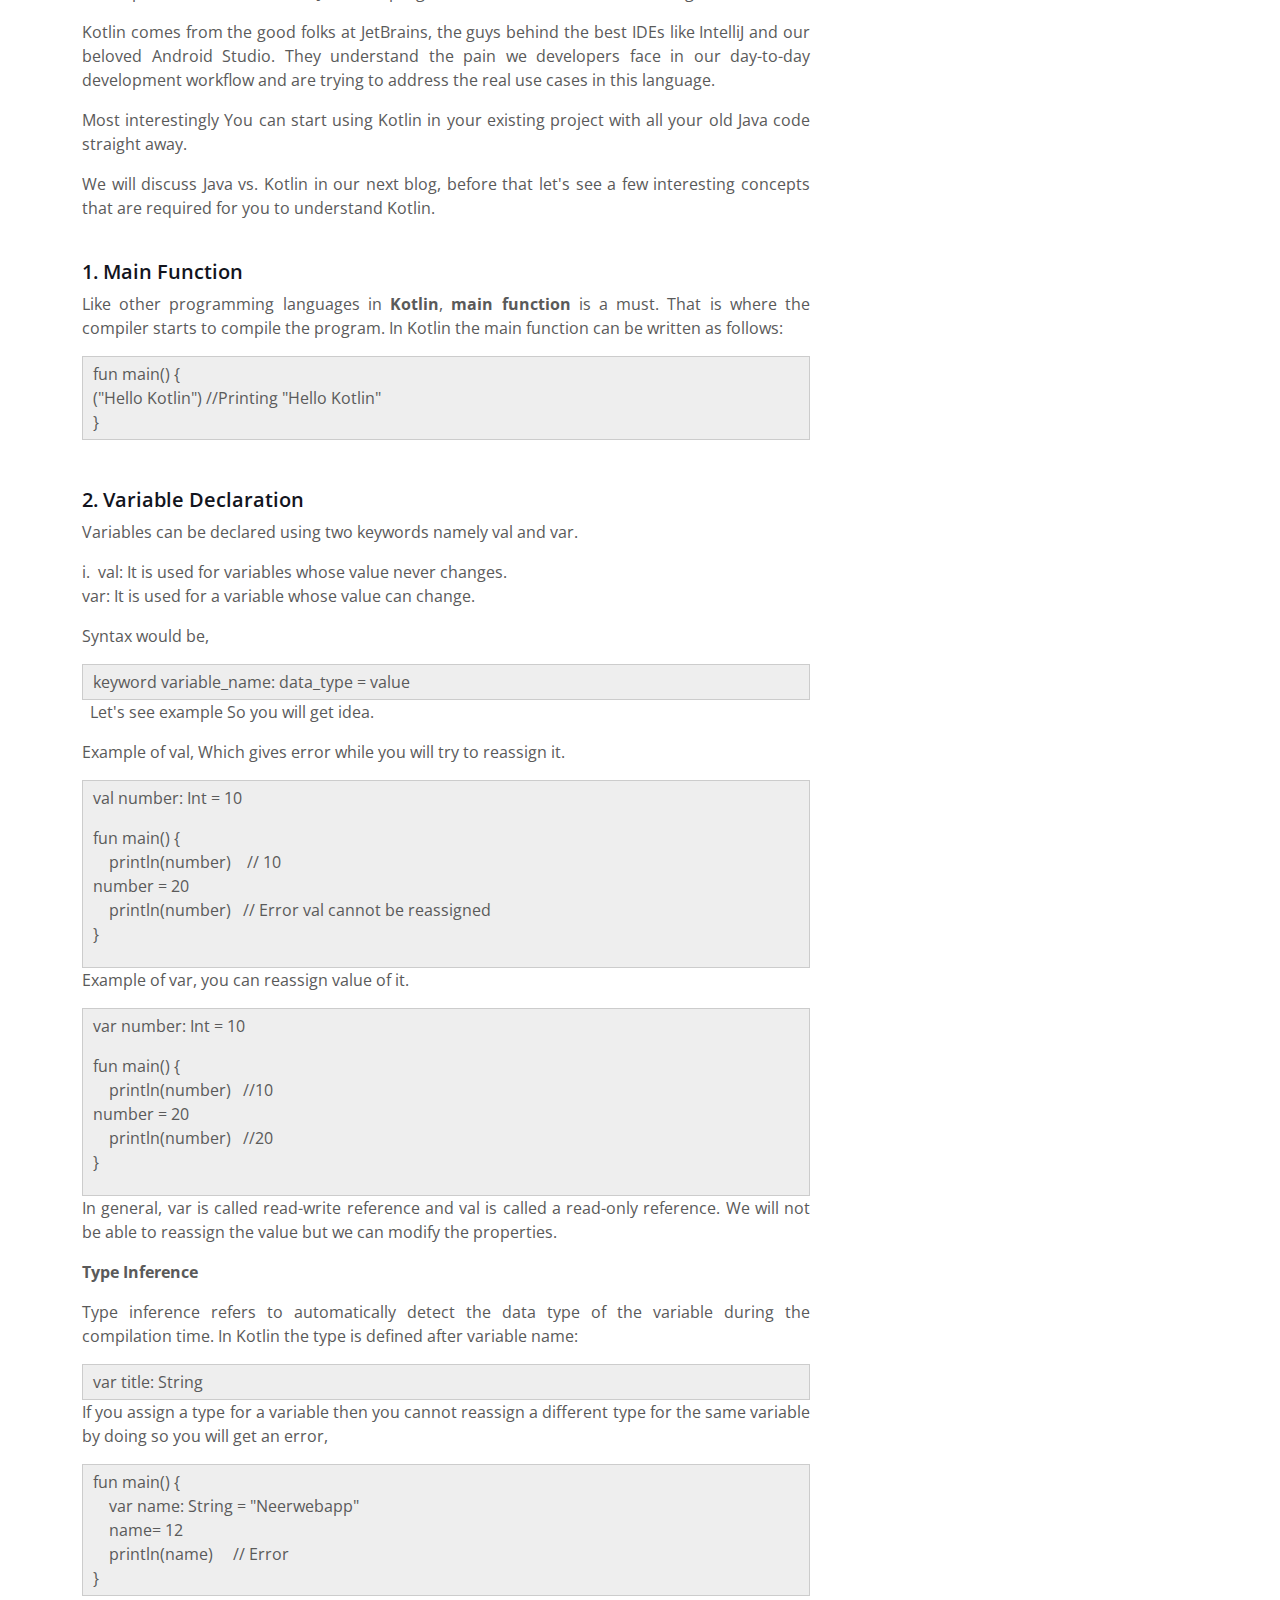
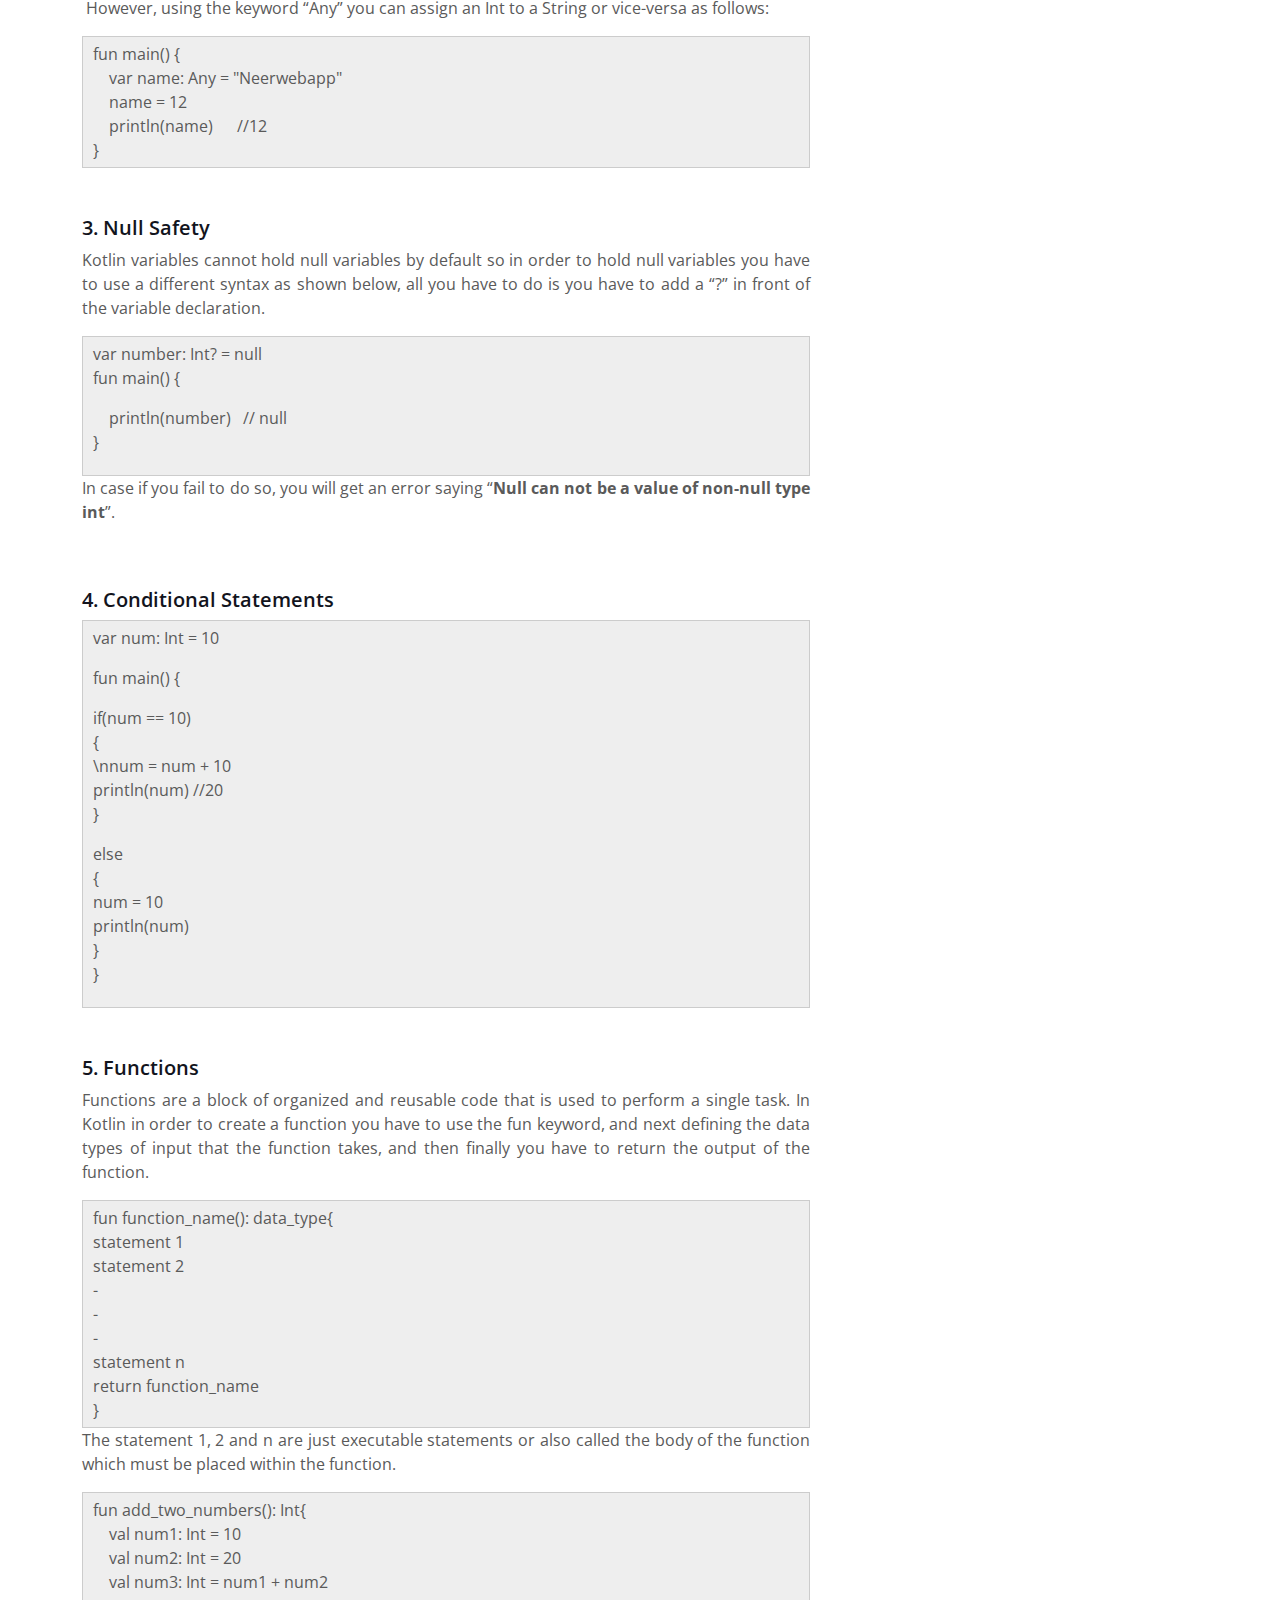
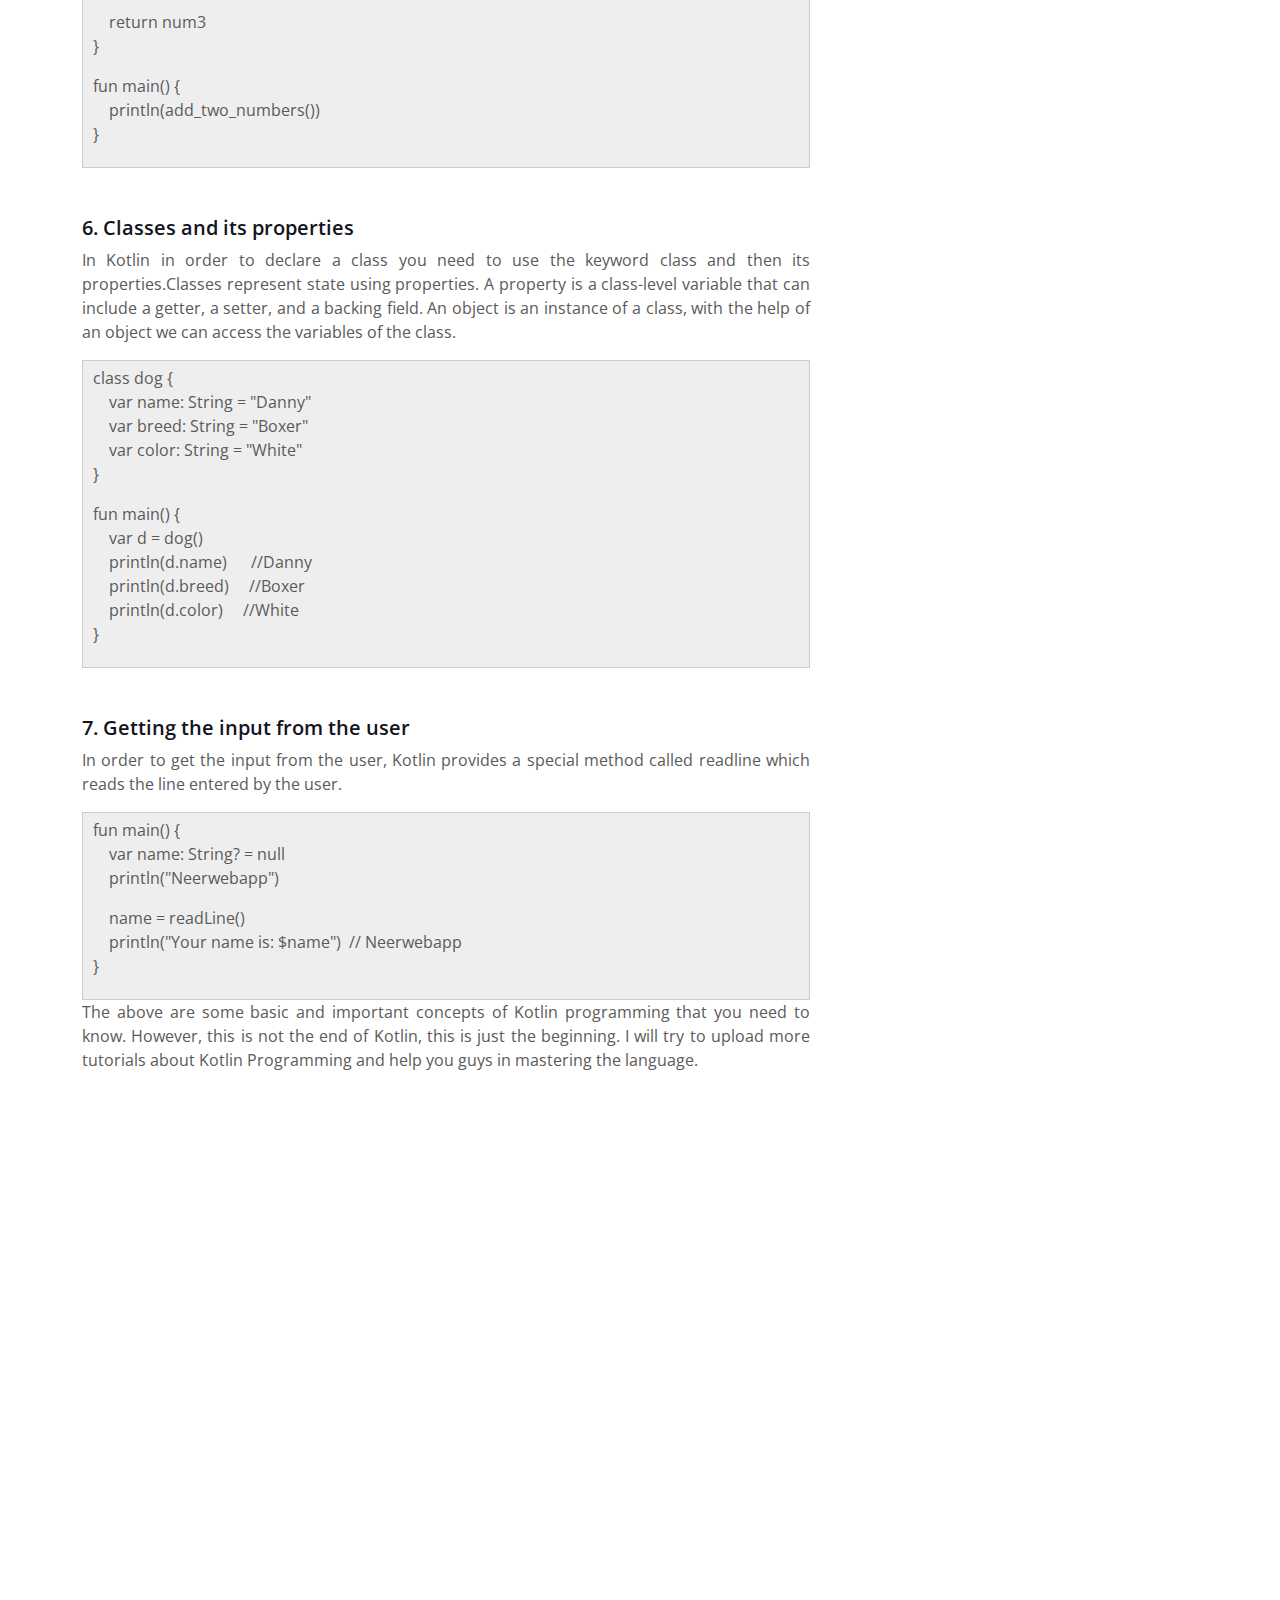
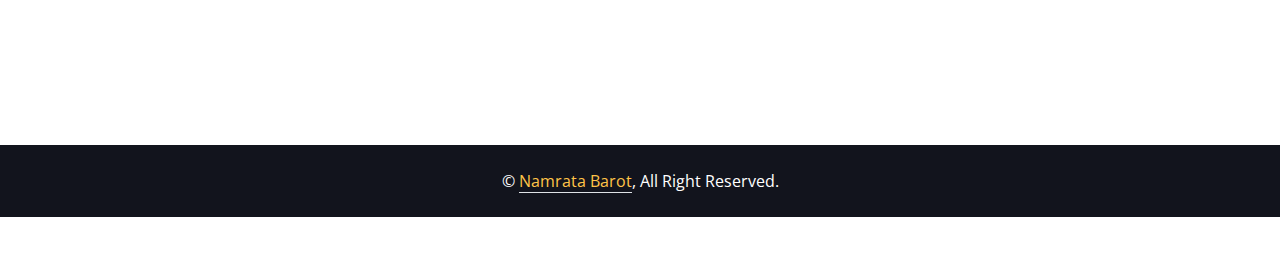
<file: learnkotlin.html>
<!DOCTYPE html>
<html lang="en">

<head>
    <meta charset="utf-8">
    <title>Namrata Barot - Personal Portfolio</title>
    <meta content="width=device-width, initial-scale=1.0" name="viewport">
    <meta content="" name="keywords">
    <meta content="" name="description">

    <!-- Favicon -->
    <link href="img/favicon.ico" rel="icon">

    <!-- Google Web Fonts -->
    <link rel="preconnect" href="https://fonts.googleapis.com">
    <link rel="preconnect" href="https://fonts.gstatic.com" crossorigin>
    <link href="https://fonts.googleapis.com/css2?family=Open+Sans:wght@400;500;600;700;800&display=swap"
        rel="stylesheet">

    <!-- Icon Font Stylesheet -->
    <link href="https://cdnjs.cloudflare.com/ajax/libs/font-awesome/5.10.0/css/all.min.css" rel="stylesheet">
    <link href="https://cdn.jsdelivr.net/npm/bootstrap-icons@1.4.1/font/bootstrap-icons.css" rel="stylesheet">

    <!-- Libraries Stylesheet -->
    <link href="lib/animate/animate.min.css" rel="stylesheet">
    <link href="lib/lightbox/css/lightbox.min.css" rel="stylesheet">
    <link href="lib/owlcarousel/assets/owl.carousel.min.css" rel="stylesheet">

    <!-- Customized Bootstrap Stylesheet -->
    <link href="css/bootstrap.min.css" rel="stylesheet">

    <!-- Template Stylesheet -->
    <link href="css/style.css" rel="stylesheet">
</head>

<body data-bs-spy="scroll" data-bs-target=".navbar" data-bs-offset="51">
    <!-- Spinner Start -->
    <div id="spinner"
        class="show bg-white position-fixed translate-middle w-100 vh-100 top-50 start-50 d-flex align-items-center justify-content-center">
        <div class="spinner-border text-primary" style="width: 3rem; height: 3rem;" role="status">
            <span class="sr-only">Loading...</span>
        </div>
    </div>
    <!-- Spinner End -->


    <!-- Navbar Start -->
    <nav class="navbar navbar-expand-lg bg-white navbar-light fixed-top shadow py-lg-0 px-4 px-lg-5 wow fadeIn"
        data-wow-delay="0.1s">
        <a href="index.html" class="navbar-brand d-block d-lg-none">
            <h1 class="text-primary fw-bold m-0">Namrata</h1>
        </a>
        <button type="button" class="navbar-toggler" data-bs-toggle="collapse" data-bs-target="#navbarCollapse">
            <span class="navbar-toggler-icon"></span>
        </button>
        <div class="collapse navbar-collapse justify-content-between py-4 py-lg-0" id="navbarCollapse">
            <a href="index.html" class="navbar-brand bg-secondary py-3 px-4 mx-3 d-none d-lg-block">
                <h1 class="text-primary fw-bold m-0">Namrata</h1>
            </a>
            <div class="d-flex pt-2">
                <a class="btn btn-square btn-primary me-2" href="index.html"><i class="fa fa-home"></i></a>
                <a class="btn btn-square btn-primary me-2" href="https://github.com/NDBNeer" target="_blank"><i
                        class="fab fa-github-square"></i></a>
                <a class="btn btn-square btn-primary me-2" href="https://www.linkedin.com/in/namratabarot/"
                    target="_blank"><i class="fab fa-linkedin-in"></i></a>
            </div>
        </div>
    </nav>
    <!-- Navbar End -->


    <!-- Header Start -->
    <div class="container-fluid bg-light my-6 mt-0" id="home">
        <div class="container">
            <div class="row g-5 align-items-center">
                <div class="col-lg-6 py-6 pb-0 pt-lg-0">
                    <h3 class="text-primary mb-3">I'm</h3>
                    <h1 class="display-3 mb-3">Namrata Barot</h1>
                    <h2 class="typed-text-output d-inline"></h2>
                    <div class="typed-text d-none">Explore my insightful blogs to gain valuable insights and stay
                        updated on industry trends.</div>
                    <div class="d-flex align-items-center pt-5">
                        <a href="#blog1" class="btn btn-primary py-3 px-4 me-5">Read Blogs</a>
                    </div>
                </div>
                <div class="col-lg-6">
                    <img class="img-fluid" src="img/profile.png" alt="">
                </div>
            </div>
        </div>
    </div>
    <!-- Header End -->
    <!--Blog Start -->
    <div class="container" id="blog1">
        <div class="row g-5 mb-5 wow fadeInUp" data-wow-delay="0.1s">
            <div class="col-lg-8">
                <h1 class="display-5 mb-0">Do You Want to Learn Kotlin? Read Basics of Kotlin First</h1><br /><br />
                <img class="img-fluid rounded" src="img/kotlin.jpg" alt=""><br/><br/>
                <span style="text-align: justify;">
                    <h4>Let us understand the basics of Kotlin programming language.</h4>
                    <h5>What is Kotlin and where is it used?</h5>
                    <p>Kotlin is a statically typed programming language that runs on the Java virtual machine and also can be compiled to
                        JavaScript source code or use the LLVM compiler infrastructure. Its primary development is from a team of JetBrains
                        programmers based in Saint Petersburg, Russia.</p>
                    <p>Kotlin comes from the good folks at JetBrains, the guys behind the best IDEs like IntelliJ and our beloved Android
                        Studio. They understand the pain we developers face in our day-to-day development workflow and are trying to address
                        the real use cases in this language.</p>
                    <p> Most interestingly You can start using Kotlin in your existing project with all your old Java code straight away.
                    </p>
                    <p>We will discuss Java vs. Kotlin in our next blog, before that let's see a few interesting concepts that are required
                        for you to understand Kotlin.</p>
                    <br /><h5>1. Main Function</h5>
                    <p>Like other programming languages in <strong>Kotlin</strong>, <strong>main function</strong> is a must. That is where
                        the compiler starts to compile the program. In Kotlin the main function can be written as follows:</p>
                    <div class="codeblock">fun main() {<br />(&quot;Hello Kotlin&quot;)
                        //Printing &quot;Hello Kotlin&quot;<br />}</div>
                    <br /><br /><h5>2. Variable Declaration</h5>
                    <p>Variables can be declared using two keywords namely val and var.</p>
                    <p>i.&nbsp; val: It is used for variables whose value never changes.&nbsp;<br /> var: It is used for a variable whose
                        value can change.</p><p>Syntax would be,</p>
                    <div class="codeblock"><div>keyword variable_name: data_type = value
                        </div></div><p>&nbsp; Let's see example So you will get idea.</p>
                    <p>Example of val, Which gives error while you will try to reassign it.</p>
                    <div class="codeblock"><p>val number: Int = 10</p>
                        <p>fun main() {<br />&nbsp; &nbsp; println(number)&nbsp; &nbsp; // 10<br />number = 20&nbsp; &nbsp;
                            &nbsp;&nbsp;<br />&nbsp; &nbsp; println(number)&nbsp; &nbsp;// Error val cannot be reassigned<br />}</p>
                    </div><p>Example of var, you can reassign value of it.</p>
                    <div class="codeblock"><p>var number: Int = 10</p><p>fun main() {<br />&nbsp; &nbsp;
                            println(number)&nbsp; &nbsp;//10<br />number = 20<br />&nbsp; &nbsp; println(number)&nbsp;
                            &nbsp;//20<br />}</p></div><p>In general, var is called read-write reference and val is called a
                        read-only reference. We will not be able to reassign the value but we can modify the properties.</p><p>
                        <strong>Type Inference</strong></p><p>Type inference refers to automatically detect the data type of the
                        variable during the compilation time. In Kotlin the type is defined after variable name:</p><div
                        class="codeblock">var title: String&nbsp;</div><p>If you
                        assign a type for a variable then you cannot reassign a different type for the same variable by doing so you will
                        get an error,</p><div class="codeblock">fun main()
                        {<br />&nbsp; &nbsp; var name: String = &quot;Neerwebapp&quot;<br />&nbsp; &nbsp; name= 12<br />&nbsp;
                        &nbsp; println(name)&nbsp; &nbsp; &nbsp;// Error<br />}</div><p>&nbsp;However, using the keyword
                        &ldquo;Any&rdquo; you can assign an Int to a String or vice-versa as follows:</p><div
                        class="codeblock">fun main() {<br />&nbsp; &nbsp; var name: Any
                        = &quot;Neerwebapp&quot;<br />&nbsp; &nbsp; name = 12<br />&nbsp; &nbsp; println(name)&nbsp; &nbsp; &nbsp;
                        //12<br />}</div>
                        <br /><br /><h5>3. Null Safety</h5><p>Kotlin variables cannot hold null variables by
                        default so in order to hold null variables you have to use a different syntax as shown below, all you have to do is
                        you have to add a &ldquo;?&rdquo; in front of the variable declaration.</p><div
                       class="codeblock"><p>var number: Int? = null<br />fun main()
                            {</p><p>&nbsp; &nbsp; println(number)&nbsp; &nbsp;// null<br />}</p></div>
                            <p>In case if you fail to do so, you will get an error saying &ldquo;<strong>Null can not be a value of non-null type
                            int</strong>&rdquo;.&nbsp;</p>
                            <br /><br /><h5>4. Conditional Statements</h5><div
                        class="codeblock"><p>var num: Int = 10</p><p>fun main()
                            {</p><p>if(num == 10)<br />{<br />\nnum = num + 10<br />println(num) //20<br />}</p>
                      <p>else<br />{<br />num = 10<br />println(num)<br />}<br />}</p></div>
                    <br /><br /><h5>5. Functions&nbsp;</h5><p>Functions are a block of organized and reusable code that is used to perform a single
                        task. In Kotlin in order to create a function you have to use the fun keyword, and next defining the data types of
                        input that the function takes, and then finally you have to return the output of the function.&nbsp;</p><div
                        class="codeblock">fun function_name(): data_type{<br />statement
                        1<br />statement 2<br />-<br />-<br />-<br />statement n<br />return
                        function_name<br />}</div><p>The statement 1, 2 and n are just executable statements or also called the
                        body of the function which must be placed within the function.</p><div class="codeblock">
                            <p>fun add_two_numbers(): Int{<br />&nbsp; &nbsp; val num1: Int =
                            10<br />&nbsp; &nbsp; val num2: Int = 20<br />&nbsp; &nbsp; val num3: Int = num1 + num2</p><p>
                            &nbsp; &nbsp; return num3<br />}</p><p>fun main() {<br />&nbsp; &nbsp;
                            println(add_two_numbers())<br />}</p></div>
                            <br /><br /><h5>6. Classes and its properties</h5><p>In
                        Kotlin in order to declare a class you need to use the keyword class and then its properties.Classes represent state
                        using properties. A property is a class-level variable that can include a getter, a setter, and a backing field. An
                        object is an instance of a class, with the help of an object we can access the variables of the class.</p>
                    <div class="codeblock"><p>class dog {<br />&nbsp; &nbsp; var
                            name: String = &quot;Danny&quot;<br />&nbsp; &nbsp; var breed: String = &quot;Boxer&quot;<br />&nbsp;
                            &nbsp; var color: String = &quot;White&quot;<br />}</p><p>fun main() {<br />&nbsp; &nbsp; var d
                            = dog()<br />&nbsp; &nbsp; println(d.name)&nbsp; &nbsp; &nbsp; //Danny<br />&nbsp; &nbsp;
                            println(d.breed)&nbsp; &nbsp; &nbsp;//Boxer<br />&nbsp; &nbsp; println(d.color)&nbsp; &nbsp;
                            &nbsp;//White<br />}</p></div>
                            <br/><br/><h5>7. Getting the input from the user</h5><p>In order to
                        get the input from the user, Kotlin provides a special method called readline which reads the line entered by the
                        user.</p><div class="codeblock"><p>fun main()
                            {<br />&nbsp; &nbsp; var name: String? = null<br />&nbsp; &nbsp; println(&quot;Neerwebapp&quot;)</p>
                        <p>&nbsp; &nbsp; name = readLine()<br />&nbsp; &nbsp; println(&quot;Your name is: $name&quot;)&nbsp; //
                            Neerwebapp<br />}</p>
                    </div>
                    <p>The above are some basic and important concepts of Kotlin programming that you need to know. However, this is not the
                        end of Kotlin, this is just the beginning. I will try to upload more tutorials about Kotlin Programming and help you
                        guys in mastering the language.
                </span>
            </div>
            <!-- Right Sidebar -->
            <div class="col-lg-4">
                <div class="d-flex flex-column align-items-center">
                    <div class="row g-3 mb-4">
                        <div class="col-sm-6">
                            <img class="img-fluid rounded" src="img/blog1.jpg" alt="">
                        </div>
                        <a href="startfreelancing.html">
                            <h5 class="pe-3 me-3 mb-0">How to start Freelancing if you have zero experience?</h5>
                        </a>
                        <a href="startfreelancing.html"> <span class="text-primary">May 2019</span></a>
                    </div>
                    <div class="row g-3 mb-4">
                        <div class="col-sm-6">
                            <img class="img-fluid rounded" src="img/Journey.gif" alt="">
                        </div>
                        <a href="myJourney.html">
                            <h5 href="myJourney.html" class="pe-3 me-3 mb-0">My Journey: What 3 Years of Android
                                Development have taught me the hard way</h5>
                        </a>
                        <a href="myJourney.html"><span class="text-primary">Jan 2019</span></a>

                    </div>
                </div>
            </div>
            <!-- Righ slide bar-->
        </div>
    </div>
    <!--Blog End -->
    <!-- Contact Start -->
    <div class="container py-4" id="contact">
        <div class="row g-5 mb-5 wow fadeInUp" data-wow-delay="0.1s">
            <div class="col-lg-6">
                <h1 class="display-5 mb-0">Let's Work Together</h1>
            </div>
        </div>
        <div class="row g-5">
            <div class="col-lg-5 col-md-6 wow fadeInUp" data-wow-delay="0.1s">
                <p class="mb-2">Location:</p>
                <h3 class="fw-bold">Toronto, Canada</h3>
                <hr class="w-100">
                <p class="mb-2">Mobile:</p>
                <h3 class="fw-bold">437 286 2658</h3>
                <hr class="w-100">
                <p class="mb-2">Email:</p>
                <h3 class="fw-bold">namrata.barot3@gmail.com</h3>
                <hr class="w-100">
                <p class="mb-2">Follow me:</p>
                <div class="d-flex pt-2">
                    <a class="btn btn-square btn-primary me-2" href="https://github.com/NDBNeer" target="_blank"><i
                            class="fab fa-github-square"></i></a>
                    <a class="btn btn-square btn-primary me-2" href="https://www.linkedin.com/in/namratabarot/"
                        target="_blank"><i class="fab fa-linkedin-in"></i></a>
                </div>
            </div>
            <div class="col-lg-7 col-md-6 wow fadeInUp" data-wow-delay="0.5s">
                <div class="bg-dark">
                    <iframe
                        src="https://www.google.com/maps/embed?pb=!1m18!1m12!1m3!1d184552.67409946895!2d-79.54286491627514!3d43.71812280490756!2m3!1f0!2f0!3f0!3m2!1i1024!2i768!4f13.1!3m3!1m2!1s0x89d4cb90d7c63ba5%3A0x323555502ab4c477!2sToronto%2C%20ON%2C%20Canada!5e0!3m2!1sen!2sbd!4v1705645134279!5m2!1sen!2sbd"
                        width="100%" height="450" style="border:0;" allowfullscreen="" loading="lazy"
                        referrerpolicy="no-referrer-when-downgrade"></iframe>
                </div>
            </div>
        </div>

    </div>
    <!-- Contact End -->

    <!-- Copyright Start -->
    <div class="container-fluid bg-dark text-white py-4">
        <div class="container">
            <div class="row">
                <div class="text-center text-md-center mb-3 mb-md-0">
                    &copy; <a class="border-bottom text-secondary" href="#">Namrata Barot</a>, All Right Reserved.
                </div>
            </div>
        </div>
    </div>
    </div>
    <!-- Copyright End -->


    <!-- Back to Top -->
    <a href="#" class="btn btn-lg btn-primary btn-lg-square back-to-top"><i class="bi bi-arrow-up"></i></a>


    <!-- JavaScript Libraries -->
    <script src="https://code.jquery.com/jquery-3.4.1.min.js"></script>
    <script src="https://cdn.jsdelivr.net/npm/bootstrap@5.0.0/dist/js/bootstrap.bundle.min.js"></script>
    <script src="lib/wow/wow.min.js"></script>
    <script src="lib/easing/easing.min.js"></script>
    <script src="lib/waypoints/waypoints.min.js"></script>
    <script src="lib/typed/typed.min.js"></script>
    <script src="lib/counterup/counterup.min.js"></script>
    <script src="lib/owlcarousel/owl.carousel.min.js"></script>
    <script src="lib/isotope/isotope.pkgd.min.js"></script>
    <script src="lib/lightbox/js/lightbox.min.js"></script>

    <!-- Template Javascript -->
    <script src="js/main.js"></script>
</body>

</html>
</file>
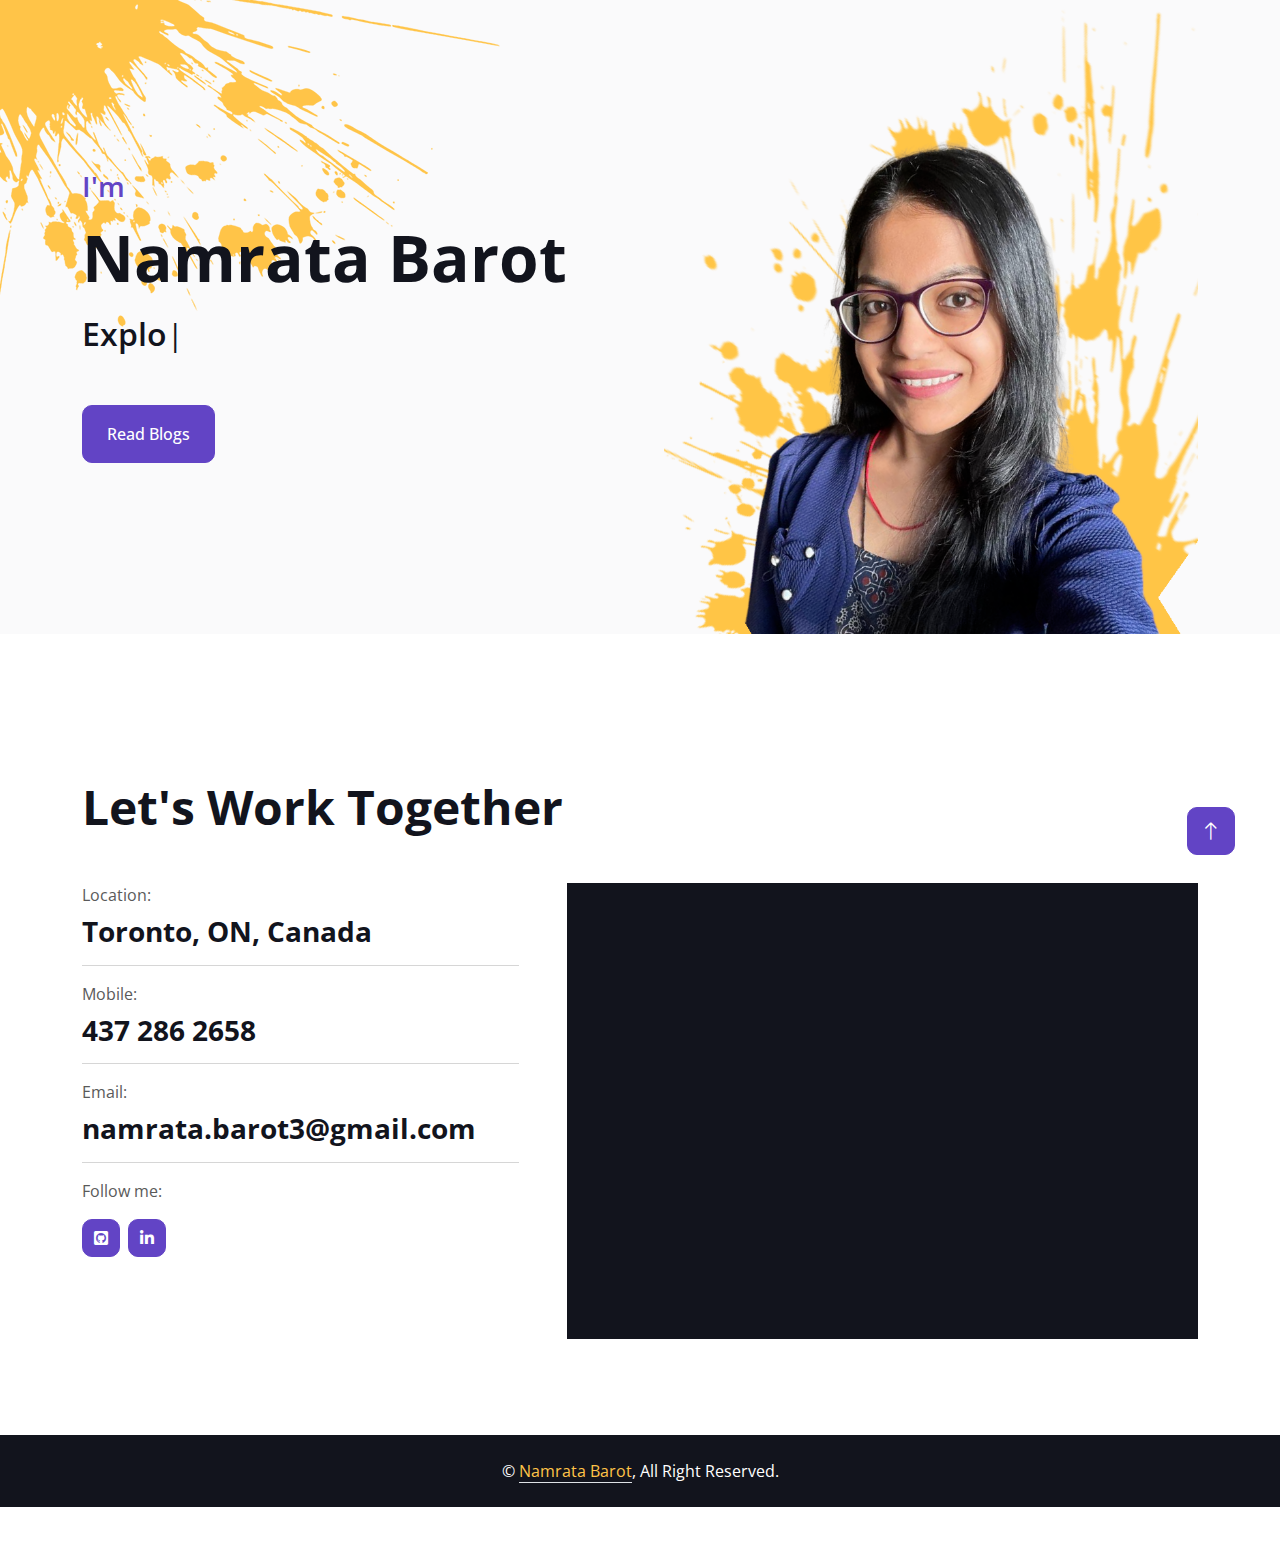
<file: myblogs.html>
<!DOCTYPE html>
<html lang="en">

<head>
    <meta charset="utf-8">
    <title>Namrata Barot - Personal Portfolio</title>
    <meta content="width=device-width, initial-scale=1.0" name="viewport">
    <meta content="" name="keywords">
    <meta content="" name="description">

    <!-- Favicon -->
    <link href="img/favicon.ico" rel="icon">

    <!-- Google Web Fonts -->
    <link rel="preconnect" href="https://fonts.googleapis.com">
    <link rel="preconnect" href="https://fonts.gstatic.com" crossorigin>
    <link href="https://fonts.googleapis.com/css2?family=Open+Sans:wght@400;500;600;700;800&display=swap"
        rel="stylesheet">

    <!-- Icon Font Stylesheet -->
    <link href="https://cdnjs.cloudflare.com/ajax/libs/font-awesome/5.10.0/css/all.min.css" rel="stylesheet">
    <link href="https://cdn.jsdelivr.net/npm/bootstrap-icons@1.4.1/font/bootstrap-icons.css" rel="stylesheet">

    <!-- Libraries Stylesheet -->
    <link href="lib/animate/animate.min.css" rel="stylesheet">
    <link href="lib/lightbox/css/lightbox.min.css" rel="stylesheet">
    <link href="lib/owlcarousel/assets/owl.carousel.min.css" rel="stylesheet">

    <!-- Customized Bootstrap Stylesheet -->
    <link href="css/bootstrap.min.css" rel="stylesheet">

    <!-- Template Stylesheet -->
    <link href="css/style.css" rel="stylesheet">
</head>

<body data-bs-spy="scroll" data-bs-target=".navbar" data-bs-offset="51">
    <!-- Spinner Start -->
    <div id="spinner"
        class="show bg-white position-fixed translate-middle w-100 vh-100 top-50 start-50 d-flex align-items-center justify-content-center">
        <div class="spinner-border text-primary" style="width: 3rem; height: 3rem;" role="status">
            <span class="sr-only">Loading...</span>
        </div>
    </div>
    <!-- Spinner End -->


    <!-- Navbar Start -->
    <nav class="navbar navbar-expand-lg bg-white navbar-light fixed-top shadow py-lg-0 px-4 px-lg-5 wow fadeIn"
        data-wow-delay="0.1s">
        <a href="index.html" class="navbar-brand d-block d-lg-none">
            <h1 class="text-primary fw-bold m-0">Namrata</h1>
        </a>
        <button type="button" class="navbar-toggler" data-bs-toggle="collapse" data-bs-target="#navbarCollapse">
            <span class="navbar-toggler-icon"></span>
        </button>
        <div class="collapse navbar-collapse justify-content-between py-4 py-lg-0" id="navbarCollapse">
            <a href="index.html" class="navbar-brand bg-secondary py-3 px-4 mx-3 d-none d-lg-block">
                <h1 class="text-primary fw-bold m-0">Namrata</h1>
            </a>
            <div class="d-flex pt-2">
                <a class="btn btn-square btn-primary me-2" href="index.html"><i class="fa fa-home"></i></a>
                <a class="btn btn-square btn-primary me-2" href="https://github.com/NDBNeer" target="_blank"><i
                        class="fab fa-github-square"></i></a>
                <a class="btn btn-square btn-primary me-2" href="https://www.linkedin.com/in/namratabarot/"
                    target="_blank"><i class="fab fa-linkedin-in"></i></a>
            </div>
        </div>
    </nav>
    <!-- Navbar End -->


    <!-- Header Start -->
    <div class="container-fluid bg-light my-6 mt-0" id="home">
        <div class="container">
            <div class="row g-5 align-items-center">
                <div class="col-lg-6 py-6 pb-0 pt-lg-0">
                    <h3 class="text-primary mb-3">I'm</h3>
                    <h1 class="display-3 mb-3">Namrata Barot</h1>
                    <h2 class="typed-text-output d-inline"></h2>
                    <div class="typed-text d-none">Explore my insightful blogs to gain valuable insights and stay updated on industry trends.</div>
                    <div class="d-flex align-items-center pt-5">
                        <a href="#project" class="btn btn-primary py-3 px-4 me-5">Read Blogs</a>
                    </div>
                </div>
                <div class="col-lg-6">
                    <img class="img-fluid" src="img/profile.png" alt="">
                </div>
            </div>
        </div>
    </div>
    <!-- Header End -->
  

    <!-- Contact Start -->
    <div class="container-xxl pb-5" id="contact">
        <div class="container py-5">
            <div class="row g-5 mb-5 wow fadeInUp" data-wow-delay="0.1s">
                <div class="col-lg-6">
                    <h1 class="display-5 mb-0">Let's Work Together</h1>
                </div>
            </div>
            <div class="row g-5">
                <div class="col-lg-5 col-md-6 wow fadeInUp" data-wow-delay="0.1s">
                    <p class="mb-2">Location:</p>
                    <h3 class="fw-bold">Toronto, ON, Canada</h3>
                    <hr class="w-100">
                    <p class="mb-2">Mobile:</p>
                    <h3 class="fw-bold">437 286 2658</h3>
                    <hr class="w-100">
                    <p class="mb-2">Email:</p>
                    <h3 class="fw-bold">namrata.barot3@gmail.com</h3>
                    <hr class="w-100">
                    <p class="mb-2">Follow me:</p>
                    <div class="d-flex pt-2">
                        <a class="btn btn-square btn-primary me-2" href="https://github.com/NDBNeer" target="_blank"><i
                                class="fab fa-github-square"></i></a>
                        <a class="btn btn-square btn-primary me-2" href="https://www.linkedin.com/in/namratabarot/"
                            target="_blank"><i class="fab fa-linkedin-in"></i></a>
                    </div>
                </div>
                <div class="col-lg-7 col-md-6 wow fadeInUp" data-wow-delay="0.5s">
                    <div class="bg-dark">
                        <iframe
                            src="https://www.google.com/maps/embed?pb=!1m18!1m12!1m3!1d369115.0673909769!2d-80.00185155389819!3d43.716545018826096!2m3!1f0!2f0!3f0!3m2!1i1024!2i768!4f13.1!3m3!1m2!1s0x89d4cb90d7c63ba5%3A0x323555502ab4c477!2sToronto%2C%20ON%2C%20Canada!5e0!3m2!1sen!2sbd!4v1694815510987!5m2!1sen!2sbd"
                            width=100% height="450" style="border:0;" allowfullscreen="" loading="lazy"
                            referrerpolicy="no-referrer-when-downgrade"></iframe>
                    </div>
                </div>
            </div>

        </div>
    </div>
    <!-- Contact End -->

    <!-- Copyright Start -->
    <div class="container-fluid bg-dark text-white py-4">
        <div class="container">
            <div class="row">
                <div class="text-center text-md-center mb-3 mb-md-0">
                    &copy; <a class="border-bottom text-secondary" href="#">Namrata Barot</a>, All Right Reserved.
                </div>
            </div>
        </div>
    </div>
    </div>
    <!-- Copyright End -->


    <!-- Back to Top -->
    <a href="#" class="btn btn-lg btn-primary btn-lg-square back-to-top"><i class="bi bi-arrow-up"></i></a>


    <!-- JavaScript Libraries -->
    <script src="https://code.jquery.com/jquery-3.4.1.min.js"></script>
    <script src="https://cdn.jsdelivr.net/npm/bootstrap@5.0.0/dist/js/bootstrap.bundle.min.js"></script>
    <script src="lib/wow/wow.min.js"></script>
    <script src="lib/easing/easing.min.js"></script>
    <script src="lib/waypoints/waypoints.min.js"></script>
    <script src="lib/typed/typed.min.js"></script>
    <script src="lib/counterup/counterup.min.js"></script>
    <script src="lib/owlcarousel/owl.carousel.min.js"></script>
    <script src="lib/isotope/isotope.pkgd.min.js"></script>
    <script src="lib/lightbox/js/lightbox.min.js"></script>

    <!-- Template Javascript -->
    <script src="js/main.js"></script>
</body>

</html>
</file>
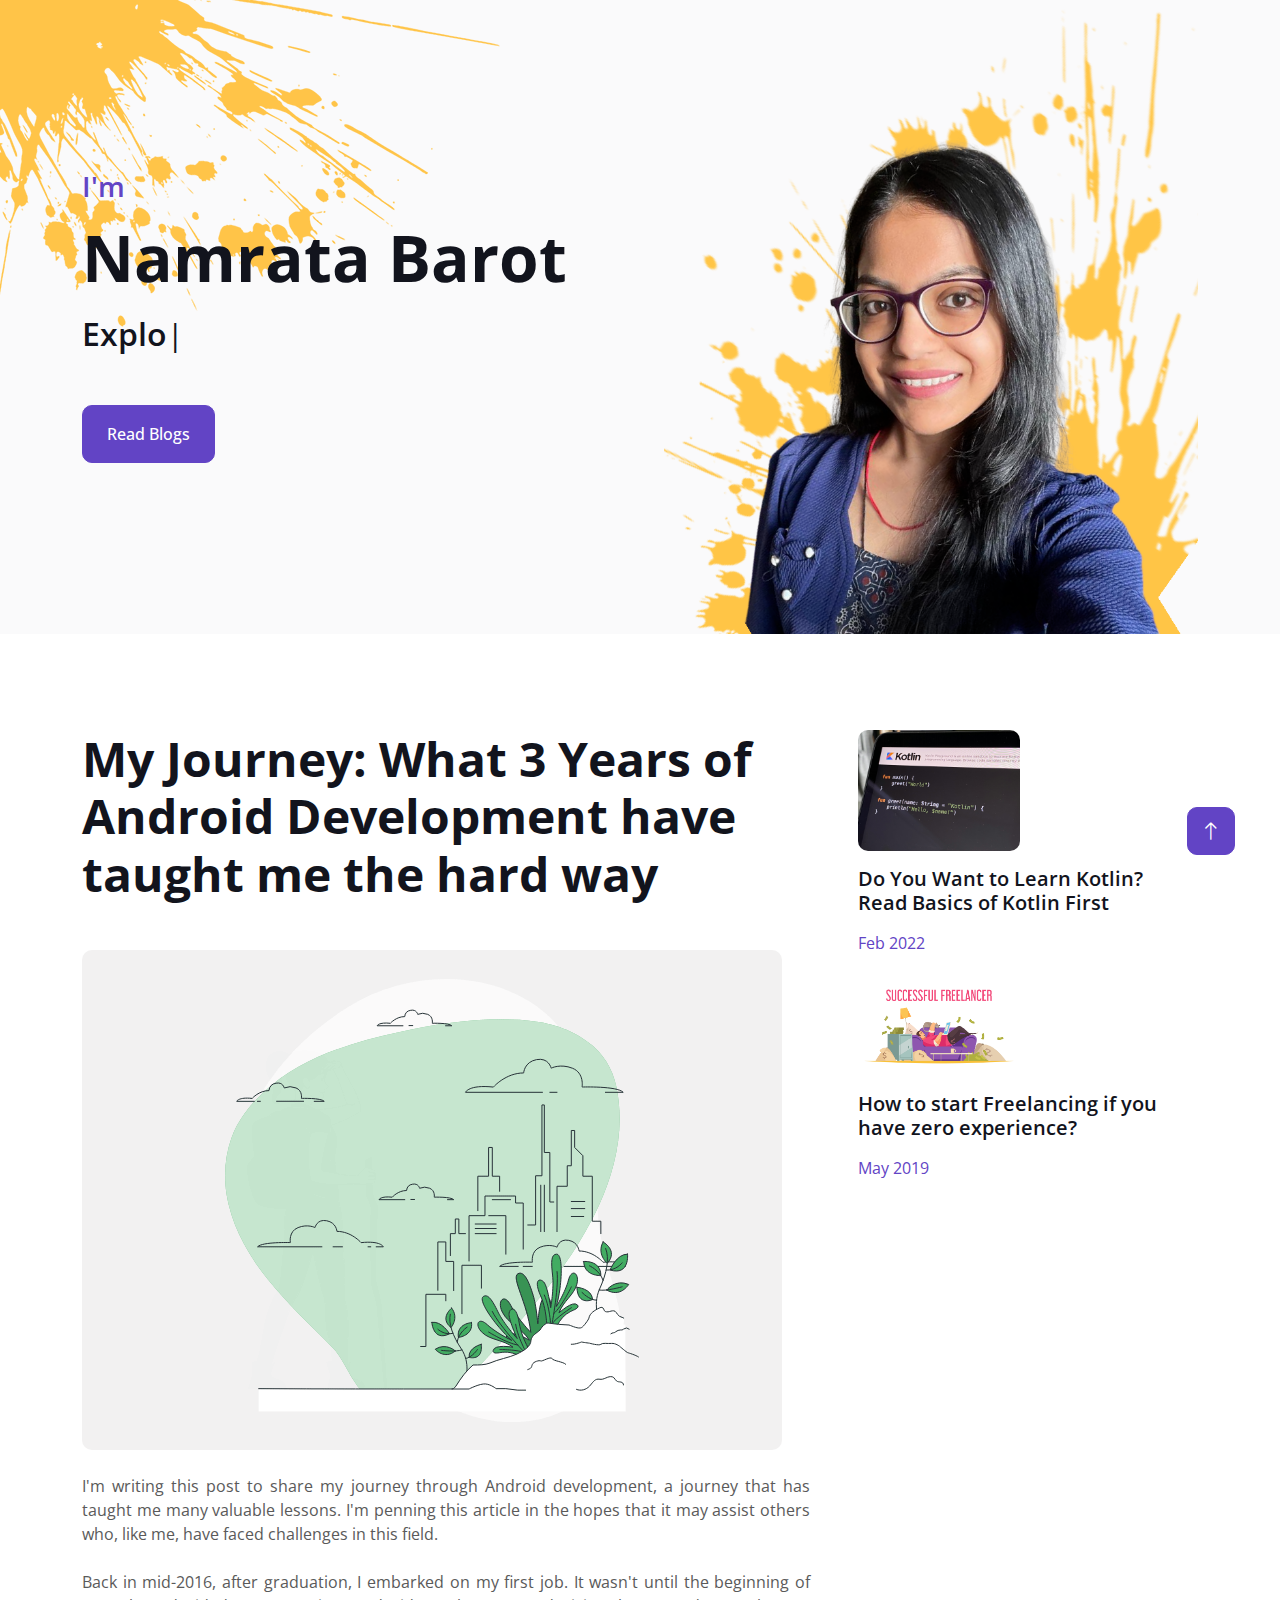
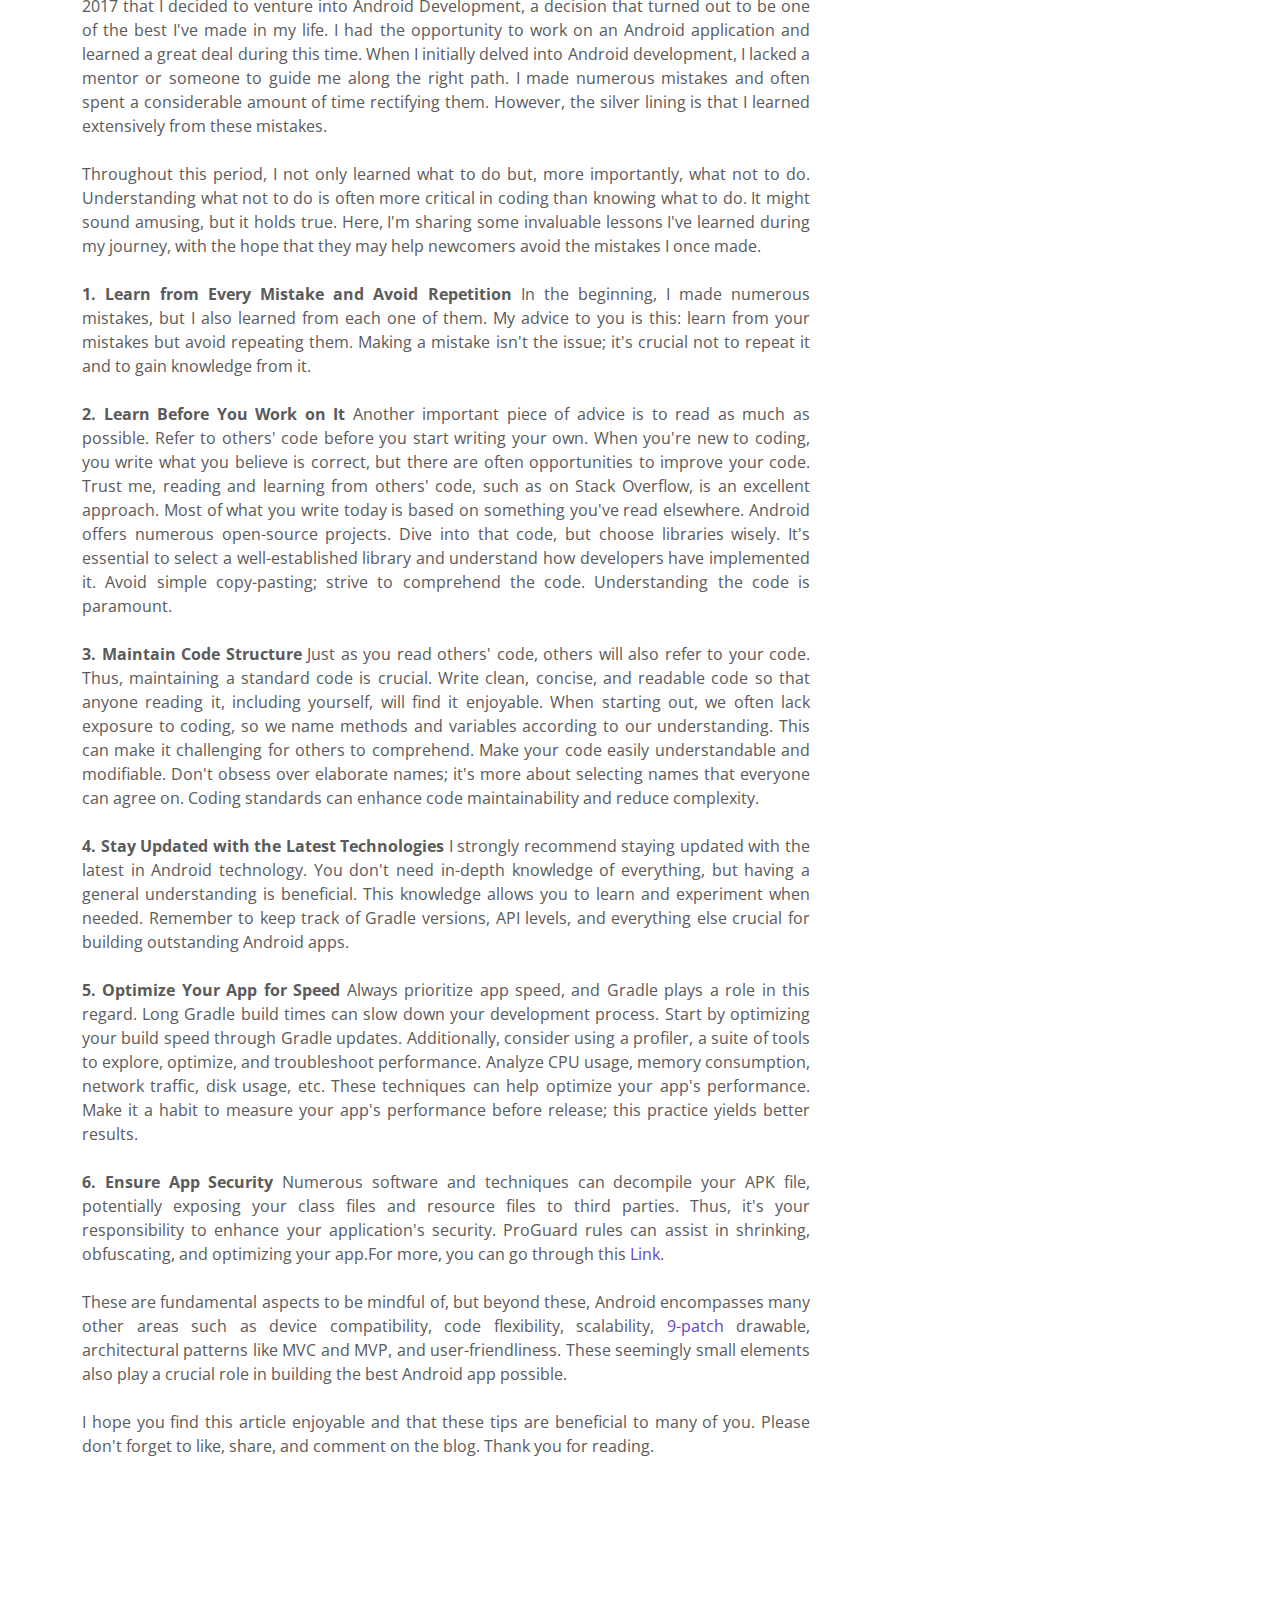
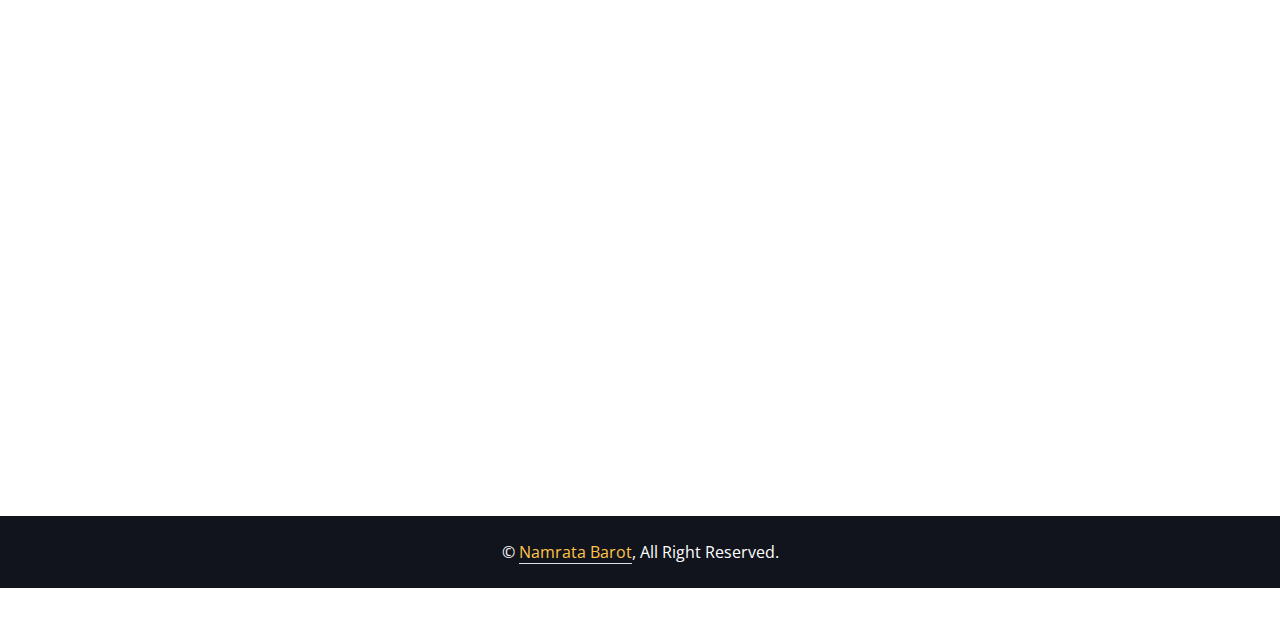
<file: myJourney.html>
<!DOCTYPE html>
<html lang="en">

<head>
    <meta charset="utf-8">
    <title>Namrata Barot - Personal Portfolio</title>
    <meta content="width=device-width, initial-scale=1.0" name="viewport">
    <meta content="" name="keywords">
    <meta content="" name="description">

    <!-- Favicon -->
    <link href="img/favicon.ico" rel="icon">

    <!-- Google Web Fonts -->
    <link rel="preconnect" href="https://fonts.googleapis.com">
    <link rel="preconnect" href="https://fonts.gstatic.com" crossorigin>
    <link href="https://fonts.googleapis.com/css2?family=Open+Sans:wght@400;500;600;700;800&display=swap"
        rel="stylesheet">

    <!-- Icon Font Stylesheet -->
    <link href="https://cdnjs.cloudflare.com/ajax/libs/font-awesome/5.10.0/css/all.min.css" rel="stylesheet">
    <link href="https://cdn.jsdelivr.net/npm/bootstrap-icons@1.4.1/font/bootstrap-icons.css" rel="stylesheet">

    <!-- Libraries Stylesheet -->
    <link href="lib/animate/animate.min.css" rel="stylesheet">
    <link href="lib/lightbox/css/lightbox.min.css" rel="stylesheet">
    <link href="lib/owlcarousel/assets/owl.carousel.min.css" rel="stylesheet">

    <!-- Customized Bootstrap Stylesheet -->
    <link href="css/bootstrap.min.css" rel="stylesheet">

    <!-- Template Stylesheet -->
    <link href="css/style.css" rel="stylesheet">
</head>

<body data-bs-spy="scroll" data-bs-target=".navbar" data-bs-offset="51">
    <!-- Spinner Start -->
    <div id="spinner"
        class="show bg-white position-fixed translate-middle w-100 vh-100 top-50 start-50 d-flex align-items-center justify-content-center">
        <div class="spinner-border text-primary" style="width: 3rem; height: 3rem;" role="status">
            <span class="sr-only">Loading...</span>
        </div>
    </div>
    <!-- Spinner End -->


    <!-- Navbar Start -->
    <nav class="navbar navbar-expand-lg bg-white navbar-light fixed-top shadow py-lg-0 px-4 px-lg-5 wow fadeIn"
        data-wow-delay="0.1s">
        <a href="index.html" class="navbar-brand d-block d-lg-none">
            <h1 class="text-primary fw-bold m-0">Namrata</h1>
        </a>
        <button type="button" class="navbar-toggler" data-bs-toggle="collapse" data-bs-target="#navbarCollapse">
            <span class="navbar-toggler-icon"></span>
        </button>
        <div class="collapse navbar-collapse justify-content-between py-4 py-lg-0" id="navbarCollapse">
            <a href="index.html" class="navbar-brand bg-secondary py-3 px-4 mx-3 d-none d-lg-block">
                <h1 class="text-primary fw-bold m-0">Namrata</h1>
            </a>
            <div class="d-flex pt-2">
                <a class="btn btn-square btn-primary me-2" href="index.html"><i class="fa fa-home"></i></a>
                <a class="btn btn-square btn-primary me-2" href="https://github.com/NDBNeer" target="_blank"><i
                        class="fab fa-github-square"></i></a>
                <a class="btn btn-square btn-primary me-2" href="https://www.linkedin.com/in/namratabarot/"
                    target="_blank"><i class="fab fa-linkedin-in"></i></a>
            </div>
        </div>
    </nav>
    <!-- Navbar End -->


    <!-- Header Start -->
    <div class="container-fluid bg-light my-6 mt-0" id="home">
        <div class="container">
            <div class="row g-5 align-items-center">
                <div class="col-lg-6 py-6 pb-0 pt-lg-0">
                    <h3 class="text-primary mb-3">I'm</h3>
                    <h1 class="display-3 mb-3">Namrata Barot</h1>
                    <h2 class="typed-text-output d-inline"></h2>
                    <div class="typed-text d-none">Explore my insightful blogs to gain valuable insights and stay
                        updated on industry trends.</div>
                    <div class="d-flex align-items-center pt-5">
                        <a href="#blog1" class="btn btn-primary py-3 px-4 me-5">Read Blogs</a>
                    </div>
                </div>
                <div class="col-lg-6">
                    <img class="img-fluid" src="img/profile.png" alt="">
                </div>
            </div>
        </div>
    </div>
    <!-- Header End -->
    <!--Blog Start -->
    <div class="container" id="blog1">
        <div class="row g-5 mb-5 wow fadeInUp" data-wow-delay="0.1s">
            <div class="col-lg-8">
                <h1 class="display-5 mb-0">My Journey: What 3 Years of Android Development have taught me the hard way</h1><br><br>
                <img class="img-fluid rounded" src="img/Journey.gif" alt=""><br><br>
                <div class="row">
                    <span style="text-align: justify;">
                        I'm writing this post to share my journey through Android development, a journey that has taught me many valuable
                        lessons. I'm penning this article in the hopes that it may assist others who, like me, have faced challenges in this
                        field.<br><br>
                        
                        Back in mid-2016, after graduation, I embarked on my first job. It wasn't until the beginning of 2017 that I decided to
                        venture into Android Development, a decision that turned out to be one of the best I've made in my life. I had the
                        opportunity to work on an Android application and learned a great deal during this time.
                        When I initially delved into Android development, I lacked a mentor or someone to guide me along the right path. I made
                        numerous mistakes and often spent a considerable amount of time rectifying them. However, the silver lining is that I
                        learned extensively from these mistakes.<br><br>
                        
                        Throughout this period, I not only learned what to do but, more importantly, what not to do. Understanding what not to
                        do is often more critical in coding than knowing what to do. It might sound amusing, but it holds true. Here, I'm
                        sharing some invaluable lessons I've learned during my journey, with the hope that they may help newcomers avoid the
                        mistakes I once made.<br><br>
                        
                        <span style="font-weight: bold;">1. Learn from Every Mistake and Avoid Repetition</span>
                        In the beginning, I made numerous mistakes, but I also learned from each one of them. My advice to you is this: learn
                        from your mistakes but avoid repeating them. Making a mistake isn't the issue; it's crucial not to repeat it and to gain
                        knowledge from it.<br><br>
                        <span style="font-weight: bold;">2. Learn Before You Work on It</span>
                        Another important piece of advice is to read as much as possible. Refer to others' code before you start writing your
                        own. When you're new to coding, you write what you believe is correct, but there are often opportunities to improve your
                        code. Trust me, reading and learning from others' code, such as on Stack Overflow, is an excellent approach. Most of
                        what you write today is based on something you've read elsewhere. Android offers numerous open-source projects. Dive
                        into that code, but choose libraries wisely. It's essential to select a well-established library and understand how
                        developers have implemented it. Avoid simple copy-pasting; strive to comprehend the code. Understanding the code is
                        paramount.<br><br>
                        <span style="font-weight: bold;">3. Maintain Code Structure</span>
                        Just as you read others' code, others will also refer to your code. Thus, maintaining a standard code is crucial. Write
                        clean, concise, and readable code so that anyone reading it, including yourself, will find it enjoyable. When starting
                        out, we often lack exposure to coding, so we name methods and variables according to our understanding. This can make it
                        challenging for others to comprehend. Make your code easily understandable and modifiable. Don't obsess over elaborate
                        names; it's more about selecting names that everyone can agree on. Coding standards can enhance code maintainability and
                        reduce complexity.<br><br>
                        <span style="font-weight: bold;">4. Stay Updated with the Latest Technologies</span>
                        I strongly recommend staying updated with the latest in Android technology. You don't need in-depth knowledge of
                        everything, but having a general understanding is beneficial. This knowledge allows you to learn and experiment when
                        needed. Remember to keep track of Gradle versions, API levels, and everything else crucial for building outstanding
                        Android apps.<br><br>
                        <span style="font-weight: bold;">5. Optimize Your App for Speed</span>
                        Always prioritize app speed, and Gradle plays a role in this regard. Long Gradle build times can slow down your
                        development process. Start by optimizing your build speed through Gradle updates. Additionally, consider using a
                        profiler, a suite of tools to explore, optimize, and troubleshoot performance. Analyze CPU usage, memory consumption,
                        network traffic, disk usage, etc. These techniques can help optimize your app's performance. Make it a habit to measure
                        your app's performance before release; this practice yields better results.<br><br>
                        <span style="font-weight: bold;">6. Ensure App Security</span>
                        Numerous software and techniques can decompile your APK file, potentially exposing your class files and resource files
                        to third parties. Thus, it's your responsibility to enhance your application's security. ProGuard rules can assist in
                        shrinking, obfuscating, and optimizing your app.For more, you can go through this <a href="https://developer.android.com/topic/security/best-practices">Link.</a><br><br>
                        These are fundamental aspects to be mindful of, but beyond these, Android encompasses many other areas such as device
                        compatibility, code flexibility, scalability, <a href="http://developer.android.com/tools/help/draw9patch.html">9-patch</a> drawable, architectural patterns like MVC and MVP, and
                        user-friendliness. These seemingly small elements also play a crucial role in building the best Android app possible.
                        <br><br>
                        I hope you find this article enjoyable and that these tips are beneficial to many of you. Please don't forget to like,
                        share, and comment on the blog. Thank you for reading.
                    </span>
                </div>
            </div>
            <!-- Right Sidebar -->
            <div class="col-lg-4">
                <div class="d-flex flex-column align-items-center">
                    <div class="row g-3 mb-4">
                        <div class="col-sm-6">
                            <img class="img-fluid rounded" src="img/kotlin.jpg" alt="">
                        </div>
                        <a href="learnkotlin.html">
                            <h5 class="pe-3 me-3 mb-0">Do You Want to Learn Kotlin? Read Basics of Kotlin First</h5>
                        </a>
                        <a href="learnkotlin.html"> <span class="text-primary">Feb 2022</span></a>
                    </div>
                    <div class="row g-3 mb-4">
                        <div class="col-sm-6">
                            <img class="img-fluid rounded" src="img/blog1.jpg" alt="">
                        </div>
                        <a href="startfreelancing.html">
                            <h5 class="pe-3 me-3 mb-0">How to start Freelancing if you have zero experience?</h5>
                        </a>
                        <a href="startfreelancing.html"> <span class="text-primary">May 2019</span></a>
                    </div>
                </div>
            </div>
            <!-- Righ slide bar-->
        </div>
    </div>
    <!--Blog End -->
    <!-- Contact Start -->
    <div class="container py-4" id="contact">
        <div class="row g-5 mb-5 wow fadeInUp" data-wow-delay="0.1s">
            <div class="col-lg-6">
                <h1 class="display-5 mb-0">Let's Work Together</h1>
            </div>
        </div>
        <div class="row g-5">
            <div class="col-lg-5 col-md-6 wow fadeInUp" data-wow-delay="0.1s">
                <p class="mb-2">Location:</p>
                <h3 class="fw-bold">Toronto, Canada</h3>
                <hr class="w-100">
                <p class="mb-2">Mobile:</p>
                <h3 class="fw-bold">437 286 2658</h3>
                <hr class="w-100">
                <p class="mb-2">Email:</p>
                <h3 class="fw-bold">namrata.barot3@gmail.com</h3>
                <hr class="w-100">
                <p class="mb-2">Follow me:</p>
                <div class="d-flex pt-2">
                    <a class="btn btn-square btn-primary me-2" href="https://github.com/NDBNeer" target="_blank"><i
                            class="fab fa-github-square"></i></a>
                    <a class="btn btn-square btn-primary me-2" href="https://www.linkedin.com/in/namratabarot/"
                        target="_blank"><i class="fab fa-linkedin-in"></i></a>
                </div>
            </div>
            <div class="col-lg-7 col-md-6 wow fadeInUp" data-wow-delay="0.5s">
                <div class="bg-dark">
                    <iframe
                        src="https://www.google.com/maps/embed?pb=!1m18!1m12!1m3!1d184552.67409946895!2d-79.54286491627514!3d43.71812280490756!2m3!1f0!2f0!3f0!3m2!1i1024!2i768!4f13.1!3m3!1m2!1s0x89d4cb90d7c63ba5%3A0x323555502ab4c477!2sToronto%2C%20ON%2C%20Canada!5e0!3m2!1sen!2sbd!4v1705645134279!5m2!1sen!2sbd"
                        width="100%" height="450" style="border:0;" allowfullscreen="" loading="lazy"
                        referrerpolicy="no-referrer-when-downgrade"></iframe>
                </div>
            </div>
        </div>

    </div>
    <!-- Contact End -->

    <!-- Copyright Start -->
    <div class="container-fluid bg-dark text-white py-4">
        <div class="container">
            <div class="row">
                <div class="text-center text-md-center mb-3 mb-md-0">
                    &copy; <a class="border-bottom text-secondary" href="#">Namrata Barot</a>, All Right Reserved.
                </div>
            </div>
        </div>
    </div>
    </div>
    <!-- Copyright End -->


    <!-- Back to Top -->
    <a href="#" class="btn btn-lg btn-primary btn-lg-square back-to-top"><i class="bi bi-arrow-up"></i></a>


    <!-- JavaScript Libraries -->
    <script src="https://code.jquery.com/jquery-3.4.1.min.js"></script>
    <script src="https://cdn.jsdelivr.net/npm/bootstrap@5.0.0/dist/js/bootstrap.bundle.min.js"></script>
    <script src="lib/wow/wow.min.js"></script>
    <script src="lib/easing/easing.min.js"></script>
    <script src="lib/waypoints/waypoints.min.js"></script>
    <script src="lib/typed/typed.min.js"></script>
    <script src="lib/counterup/counterup.min.js"></script>
    <script src="lib/owlcarousel/owl.carousel.min.js"></script>
    <script src="lib/isotope/isotope.pkgd.min.js"></script>
    <script src="lib/lightbox/js/lightbox.min.js"></script>

    <!-- Template Javascript -->
    <script src="js/main.js"></script>
</body>

</html>
</file>
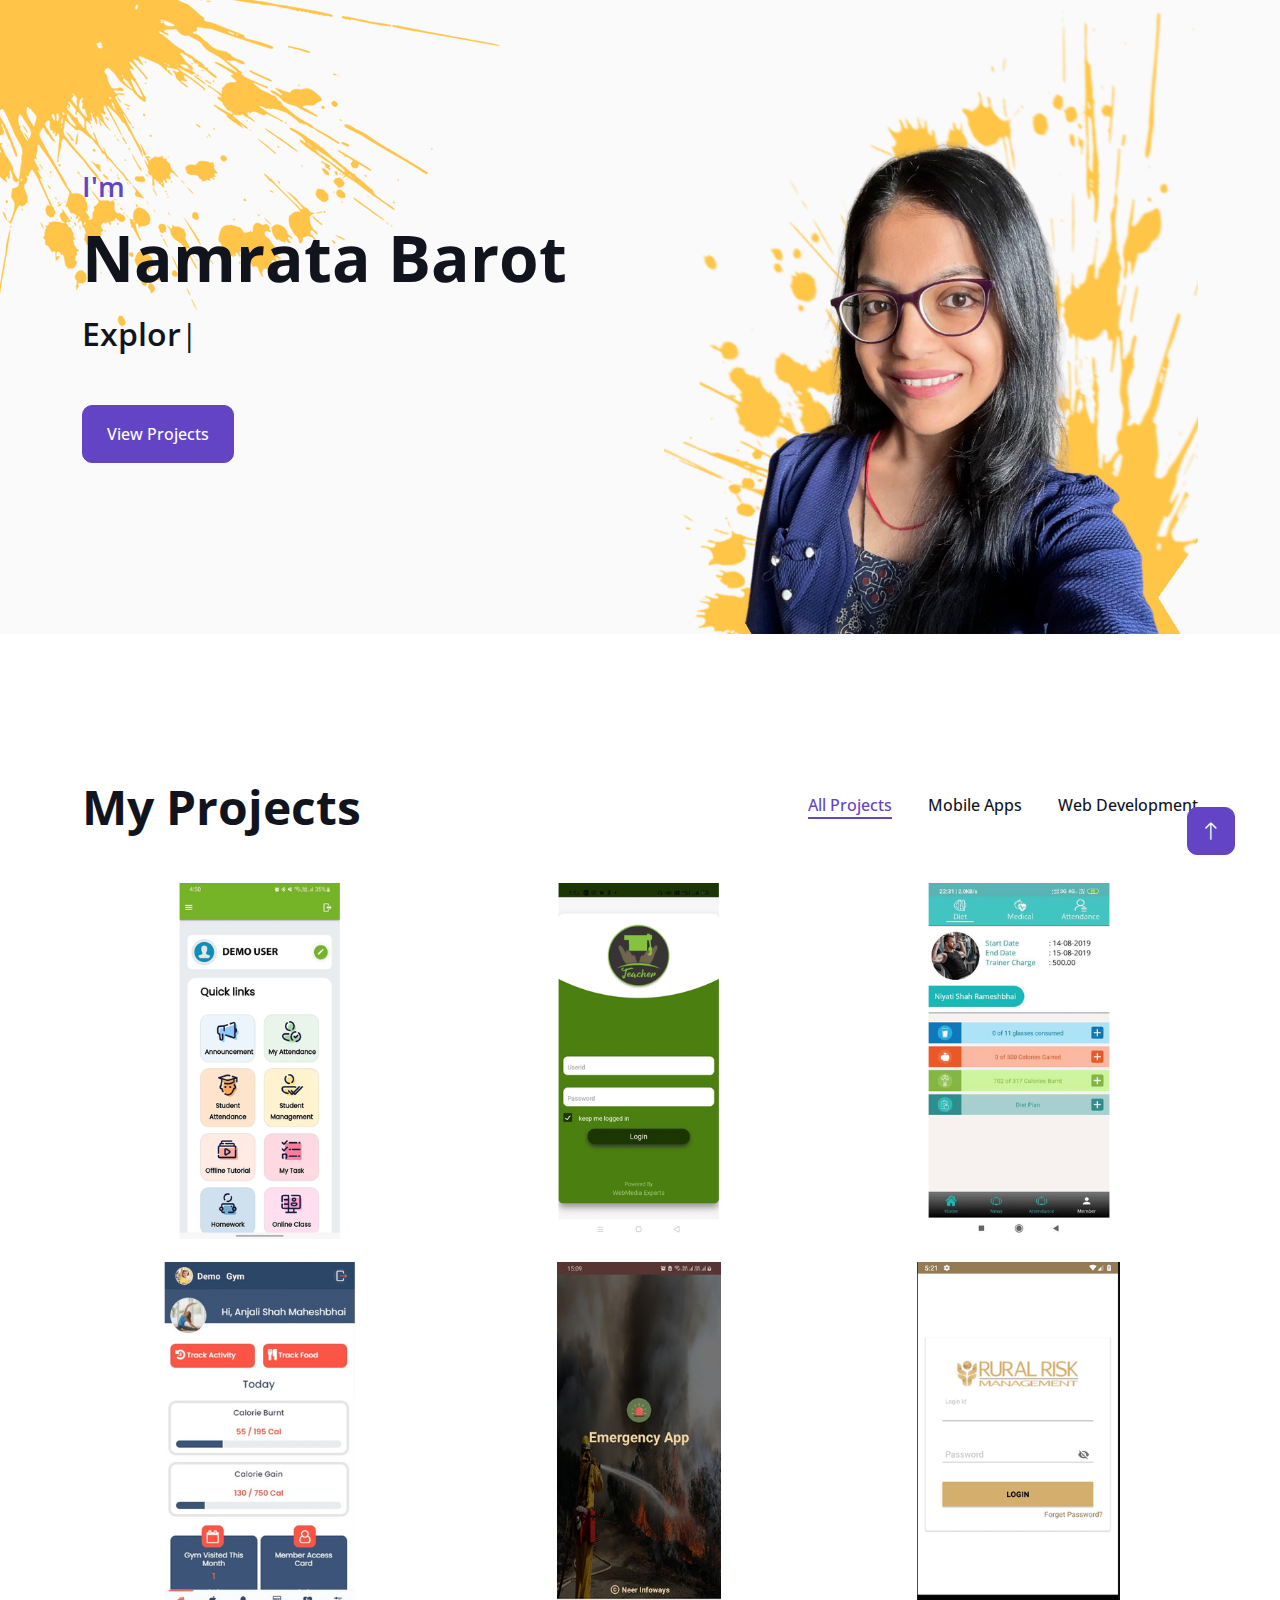
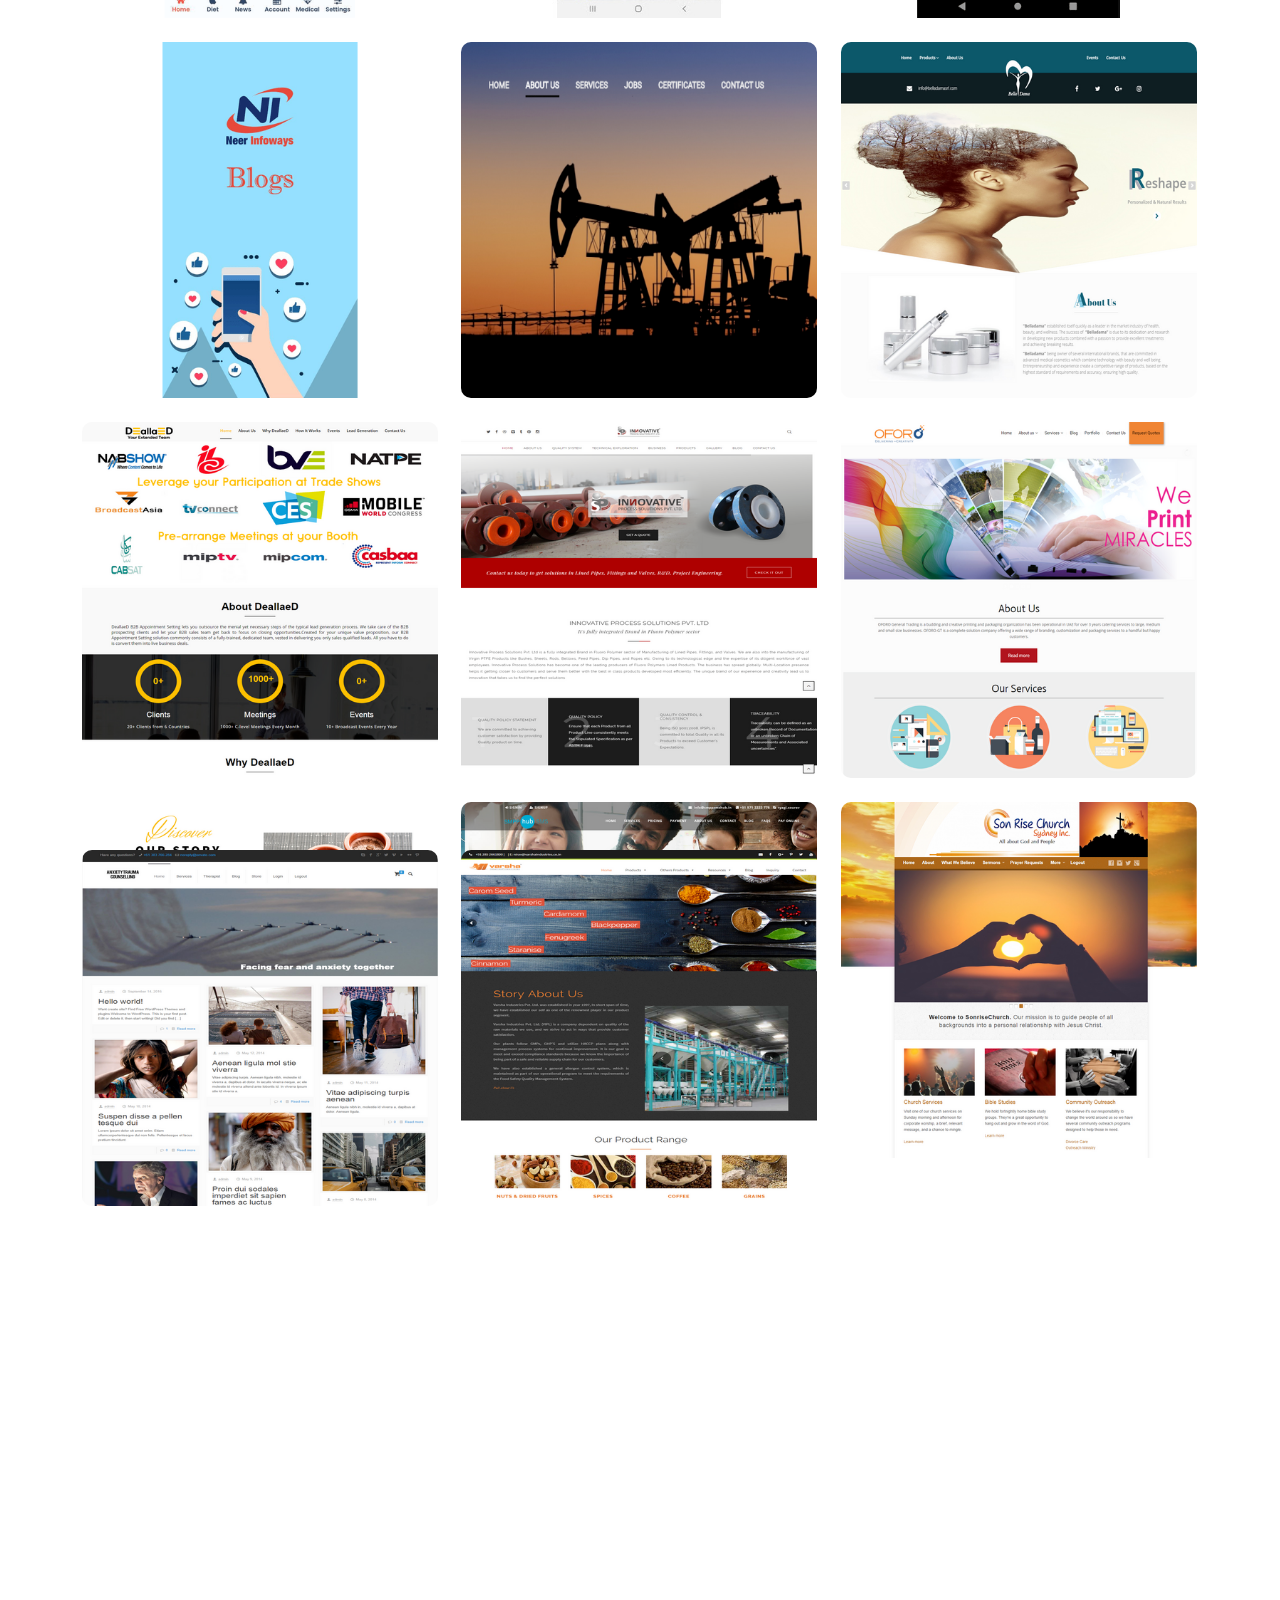
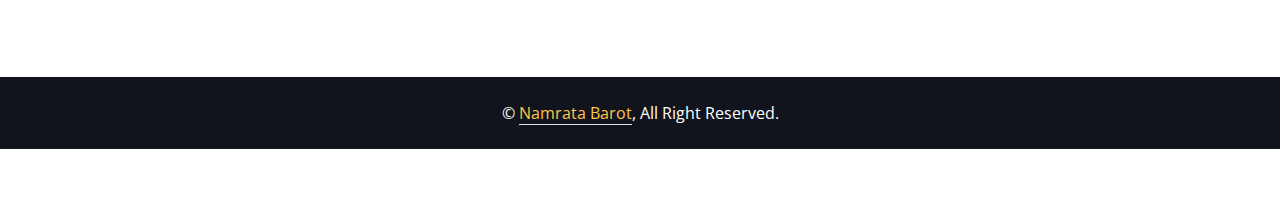
<file: myproject.html>
<!DOCTYPE html>
<html lang="en">

<head>
    <meta charset="utf-8">
    <title>Namrata Barot - Personal Portfolio</title>
    <meta content="width=device-width, initial-scale=1.0" name="viewport">
    <meta content="" name="keywords">
    <meta content="" name="description">

    <!-- Favicon -->
    <link href="img/favicon.ico" rel="icon">

    <!-- Google Web Fonts -->
    <link rel="preconnect" href="https://fonts.googleapis.com">
    <link rel="preconnect" href="https://fonts.gstatic.com" crossorigin>
    <link href="https://fonts.googleapis.com/css2?family=Open+Sans:wght@400;500;600;700;800&display=swap"
        rel="stylesheet">

    <!-- Icon Font Stylesheet -->
    <link href="https://cdnjs.cloudflare.com/ajax/libs/font-awesome/5.10.0/css/all.min.css" rel="stylesheet">
    <link href="https://cdn.jsdelivr.net/npm/bootstrap-icons@1.4.1/font/bootstrap-icons.css" rel="stylesheet">

    <!-- Libraries Stylesheet -->
    <link href="lib/animate/animate.min.css" rel="stylesheet">
    <link href="lib/lightbox/css/lightbox.min.css" rel="stylesheet">
    <link href="lib/owlcarousel/assets/owl.carousel.min.css" rel="stylesheet">

    <!-- Customized Bootstrap Stylesheet -->
    <link href="css/bootstrap.min.css" rel="stylesheet">

    <!-- Template Stylesheet -->
    <link href="css/style.css" rel="stylesheet">
</head>

<body data-bs-spy="scroll" data-bs-target=".navbar" data-bs-offset="51">
    <!-- Spinner Start -->
    <div id="spinner"
        class="show bg-white position-fixed translate-middle w-100 vh-100 top-50 start-50 d-flex align-items-center justify-content-center">
        <div class="spinner-border text-primary" style="width: 3rem; height: 3rem;" role="status">
            <span class="sr-only">Loading...</span>
        </div>
    </div>
    <!-- Spinner End -->


    <!-- Navbar Start -->
    <nav class="navbar navbar-expand-lg bg-white navbar-light fixed-top shadow py-lg-0 px-4 px-lg-5 wow fadeIn"
        data-wow-delay="0.1s">
        <a href="index.html" class="navbar-brand d-block d-lg-none">
            <h1 class="text-primary fw-bold m-0">Namrata</h1>
        </a>
        <button type="button" class="navbar-toggler" data-bs-toggle="collapse" data-bs-target="#navbarCollapse">
            <span class="navbar-toggler-icon"></span>
        </button>
        <div class="collapse navbar-collapse justify-content-between py-4 py-lg-0" id="navbarCollapse">
            <a href="index.html" class="navbar-brand bg-secondary py-3 px-4 mx-3 d-none d-lg-block">
                <h1 class="text-primary fw-bold m-0">Namrata</h1>
            </a>
            <div class="d-flex pt-2">
                <a class="btn btn-square btn-primary me-2" href="index.html"><i
                        class="fa fa-home"></i></a>
                <a class="btn btn-square btn-primary me-2" href="https://github.com/NDBNeer" target="_blank"><i
                        class="fab fa-github-square"></i></a>
                <a class="btn btn-square btn-primary me-2" href="https://www.linkedin.com/in/namratabarot/" target="_blank"><i
                        class="fab fa-linkedin-in"></i></a>
            </div>
        </div>
    </nav>
    <!-- Navbar End -->


    <!-- Header Start -->
    <div class="container-fluid bg-light my-6 mt-0" id="home">
        <div class="container">
            <div class="row g-5 align-items-center">
                <div class="col-lg-6 py-6 pb-0 pt-lg-0">
                    <h3 class="text-primary mb-3">I'm</h3>
                    <h1 class="display-3 mb-3">Namrata Barot</h1>
                    <h2 class="typed-text-output d-inline"></h2>
                    <div class="typed-text d-none">Explore my portfolio to see my diverse range of projects and skills in action.</div>
                    <div class="d-flex align-items-center pt-5">
                        <a href="#project"
                         class="btn btn-primary py-3 px-4 me-5">View Projects</a>
                    </div>
                </div>
                <div class="col-lg-6">
                    <img class="img-fluid" src="img/profile.png" alt="">
                </div>
            </div>
        </div>
    </div>
    <!-- Header End -->
    <!-- Projects Start -->
    <div class="container-xxl py-6 pt-5" id="project">
        <div class="container">
            <div class="row g-5 mb-5 align-items-center wow fadeInUp" data-wow-delay="0.1s">
                <div class="col-lg-6">
                    <h1 class="display-5 mb-0">My Projects</h1>
                </div>
                <div class="col-lg-6 text-lg-end">
                    <ul class="list-inline mx-n3 mb-0" id="portfolio-flters">
                        <li class="mx-3 active" data-filter="*">All Projects</li>
                        <li class="mx-3" data-filter=".first">Mobile Apps</li>
                        <li class="mx-3" data-filter=".second">Web Development</li>
                    </ul>
                </div>
            </div>
            <div class="row g-4 portfolio-container wow fadeInUp" data-wow-delay="0.1s">
                <div class="col-lg-4 col-md-6 portfolio-item first">
                    <div class="portfolio-img rounded overflow-hidden">
                        <img class="img-fluid" src="img/app/parents1.png" alt="">
                        <div class="portfolio-btn">
                            <a class="btn btn-lg-square btn-outline-secondary border-2 mx-1" href="img/app/parents.png"
                                data-lightbox="portfolio"><i class="fa fa-eye"></i></a>
                            <a class="btn btn-lg-square btn-outline-secondary border-2 mx-1" href="https://play.google.com/store/apps/details?id=com.sweedu.wme.parentsapplication&pcampaignid=web_share" target="_blank"><i
                                    class="fa fa-link"></i></a>
                        </div>
                    </div>
                </div>
                <div class="col-lg-4 col-md-6 portfolio-item first">
                    <div class="portfolio-img rounded overflow-hidden">
                        <img class="img-fluid" src="img/app/teacher1.png" alt="">
                        <div class="portfolio-btn">
                            <a class="btn btn-lg-square btn-outline-secondary border-2 mx-1" href="img/app/teacher.png"
                                data-lightbox="portfolio"><i class="fa fa-eye"></i></a>
                            <a class="btn btn-lg-square btn-outline-secondary border-2 mx-1" href="https://play.google.com/store/apps/details?id=com.sweedu.wme.teacherapplication&pcampaignid=web_share"
                                target="_blank"><i class="fa fa-link"></i></a>
                        </div>
                    </div>
                </div>
                <div class="col-lg-4 col-md-6 portfolio-item first">
                    <div class="portfolio-img rounded overflow-hidden">
                        <img class="img-fluid" src="img/app/trainer1.png" alt="">
                        <div class="portfolio-btn">
                            <a class="btn btn-lg-square btn-outline-secondary border-2 mx-1" href="img/app/trainer.png"
                                data-lightbox="portfolio"><i class="fa fa-eye"></i></a>
                            <a class="btn btn-lg-square btn-outline-secondary border-2 mx-1"
                                href="https://play.google.com/store/apps/details?id=com.wme.gymtrainer&pcampaignid=web_share"
                                target="_blank"><i class="fa fa-link"></i></a>
                        </div>
                    </div>
                </div>
                <div class="col-lg-4 col-md-6 portfolio-item first">
                    <div class="portfolio-img rounded overflow-hidden">
                        <img class="img-fluid" src="img/app/member1.png" alt="">
                        <div class="portfolio-btn">
                            <a class="btn btn-lg-square btn-outline-secondary border-2 mx-1" href="img/app/member.png"
                                data-lightbox="portfolio"><i class="fa fa-eye"></i></a>
                            <a class="btn btn-lg-square btn-outline-secondary border-2 mx-1" href="https://play.google.com/store/apps/details?id=com.wme.gymmember&pcampaignid=web_share"
                                target="_blank"><i class="fa fa-link"></i></a>
                        </div>
                    </div>
                </div>
               
                <div class="col-lg-4 col-md-6 portfolio-item first">
                    <div class="portfolio-img rounded overflow-hidden">
                        <img class="img-fluid" src="img/app/1.jpg" alt="">
                        <div class="portfolio-btn">
                            <a class="btn btn-lg-square btn-outline-secondary border-2 mx-1" href="img/app/portfolio_emaapp.png"
                                data-lightbox="portfolio"><i class="fa fa-eye"></i></a>
                            <a class="btn btn-lg-square btn-outline-secondary border-2 mx-1" href="img/app/portfolio_emaapp.png"
                                target="_blank"><i class="fa fa-link"></i></a>
                        </div>
                    </div>
                </div>
                    <div class="col-lg-4 col-md-6 portfolio-item first">
                        <div class="portfolio-img rounded overflow-hidden">
                            <img class="img-fluid" src="img/app/r1.png" alt="">
                            <div class="portfolio-btn">
                                <a class="btn btn-lg-square btn-outline-secondary border-2 mx-1" href="img/app/ruralful.png"
                                    data-lightbox="portfolio"><i class="fa fa-eye"></i></a>
                                <a class="btn btn-lg-square btn-outline-secondary border-2 mx-1" target="_blank"
                                    href="img/app/ruralful.png"><i class="fa fa-link"></i></a>
                            </div>
                        </div>
                    </div>
                <div class="col-lg-4 col-md-6 portfolio-item first">
                    <div class="portfolio-img rounded overflow-hidden">
                        <img class="img-fluid" src="img/app/bgimg1.png" alt="">
                        <div class="portfolio-btn">
                            <a class="btn btn-lg-square btn-outline-secondary border-2 mx-1" href="img/app/bgimg.jpg"
                                data-lightbox="portfolio"><i class="fa fa-eye"></i></a>
                            <a class="btn btn-lg-square btn-outline-secondary border-2 mx-1" href="img/app/bgimg.jpg" target="_blank"><i
                                    class="fa fa-link"></i></a>
                        </div>
                    </div>
                </div>
                <!--web-->
                <div class="col-lg-4 col-md-6 portfolio-item second">
                    <div class="portfolio-img rounded overflow-hidden">
                        <img class="img-fluid" src="img/web/smbarodade.png" alt="">
                        <div class="portfolio-btn">
                            <a class="btn btn-lg-square btn-outline-secondary border-2 mx-1"
                                href="img/web/barodadec.png" data-lightbox="portfolio"><i class="fa fa-eye"></i></a>
                            <a class="btn btn-lg-square btn-outline-secondary border-2 mx-1"
                                href="img/web/barodadec.png" target="_blank"><i class="fa fa-link"></i></a>
                        </div>
                    </div>
                </div>
                <div class="col-lg-4 col-md-6 portfolio-item second">
                    <div class="portfolio-img rounded overflow-hidden">
                        <img class="img-fluid" src="img/web/rsz_bella-dama.png" alt="">
                        <div class="portfolio-btn">
                            <a class="btn btn-lg-square btn-outline-secondary border-2 mx-1"
                                href="img/web/Bella-Dama.png" data-lightbox="portfolio"><i class="fa fa-eye"></i></a>
                            <a class="btn btn-lg-square btn-outline-secondary border-2 mx-1"
                                href="img/web/Bella-Dama.png" target="_blank"><i class="fa fa-link"></i></a>
                        </div>
                    </div>
                </div>
                <div class="col-lg-4 col-md-6 portfolio-item second">
                    <div class="portfolio-img rounded overflow-hidden">
                        <img class="img-fluid" src="img/web/rsz_2rsz_deallaed.png" alt="">
                        <div class="portfolio-btn">
                            <a class="btn btn-lg-square btn-outline-secondary border-2 mx-1" href="img/web/deallaed.png"
                                data-lightbox="portfolio"><i class="fa fa-eye"></i></a>
                            <a class="btn btn-lg-square btn-outline-secondary border-2 mx-1" href="img/web/deallaed.png"
                                target="_blank"><i class="fa fa-link"></i></a>
                        </div>
                    </div>
                </div>
                <div class="col-lg-4 col-md-6 portfolio-item second">
                    <div class="portfolio-img rounded overflow-hidden">
                        <img class="img-fluid" src="img/web/rsz_innovative.png" alt="">
                        <div class="portfolio-btn">
                            <a class="btn btn-lg-square btn-outline-secondary border-2 mx-1"
                                href="img/web/innovative.png" data-lightbox="portfolio"><i class="fa fa-eye"></i></a>
                            <a class="btn btn-lg-square btn-outline-secondary border-2 mx-1"
                                href="img/web/innovative.png" target="_blank"><i class="fa fa-link"></i></a>
                        </div>
                    </div>
                </div>
                <div class="col-lg-4 col-md-6 portfolio-item second">
                    <div class="portfolio-img rounded overflow-hidden">
                        <img class="img-fluid" src="img/web/rsz_oforogt.png" alt="">
                        <div class="portfolio-btn">
                            <a class="btn btn-lg-square btn-outline-secondary border-2 mx-1" href="img/web/oforogt.png"
                                data-lightbox="portfolio"><i class="fa fa-eye"></i></a>
                            <a class="btn btn-lg-square btn-outline-secondary border-2 mx-1" href="img/web/oforogt.png"
                                target="_blank"><i class="fa fa-link"></i></a>
                        </div>
                    </div>
                </div>
                <div class="col-lg-4 col-md-6 portfolio-item second">
                    <div class="portfolio-img rounded overflow-hidden">
                        <img class="img-fluid" src="img/web/rsz_route3in.png" alt="">
                        <div class="portfolio-btn">
                            <a class="btn btn-lg-square btn-outline-secondary border-2 mx-1" href="img/web/route3in.png"
                                data-lightbox="portfolio"><i class="fa fa-eye"></i></a>
                            <a class="btn btn-lg-square btn-outline-secondary border-2 mx-1" href="img/web/route3in.png"
                                target="_blank"><i class="fa fa-link"></i></a>
                        </div>
                    </div>
                </div>
                <div class="col-lg-4 col-md-6 portfolio-item second">
                    <div class="portfolio-img rounded overflow-hidden">
                        <img class="img-fluid" src="img/web/rsz_sms.png" alt="">
                        <div class="portfolio-btn">
                            <a class="btn btn-lg-square btn-outline-secondary border-2 mx-1" href="img/web/sms.png"
                                data-lightbox="portfolio"><i class="fa fa-eye"></i></a>
                            <a class="btn btn-lg-square btn-outline-secondary border-2 mx-1" href="img/web/sms.png"
                                target="_blank"><i class="fa fa-link"></i></a>
                        </div>
                    </div>
                </div>
                <div class="col-lg-4 col-md-6 portfolio-item second">
                    <div class="portfolio-img rounded overflow-hidden">
                        <img class="img-fluid" src="img/web/rsz_sonrise.png" alt="">
                        <div class="portfolio-btn">
                            <a class="btn btn-lg-square btn-outline-secondary border-2 mx-1" href="img/web/sonrise.png"
                                data-lightbox="portfolio"><i class="fa fa-eye"></i></a>
                            <a class="btn btn-lg-square btn-outline-secondary border-2 mx-1" href="img/web/sonrise.png"
                                target="_blank"><i class="fa fa-link"></i></a>
                        </div>
                    </div>
                </div>
                <div class="col-lg-4 col-md-6 portfolio-item second">
                    <div class="portfolio-img rounded overflow-hidden">
                        <img class="img-fluid" src="img/web/rsz_trauma.png" alt="">
                        <div class="portfolio-btn">
                            <a class="btn btn-lg-square btn-outline-secondary border-2 mx-1" href="img/web/trauma.png"
                                data-lightbox="portfolio"><i class="fa fa-eye"></i></a>
                            <a class="btn btn-lg-square btn-outline-secondary border-2 mx-1" href="img/web/trauma.png"
                                target="_blank"><i class="fa fa-link"></i></a>
                        </div>
                    </div>
                </div>
                <div class="col-lg-4 col-md-6 portfolio-item second">
                    <div class="portfolio-img rounded overflow-hidden">
                        <img class="img-fluid" src="img/web/rsz_varshaindust.png" alt="">
                        <div class="portfolio-btn">
                            <a class="btn btn-lg-square btn-outline-secondary border-2 mx-1"
                                href="img/web/varshaindust.png" data-lightbox="portfolio"><i class="fa fa-eye"></i></a>
                            <a class="btn btn-lg-square btn-outline-secondary border-2 mx-1"
                                href="img/web/varshaindust.png" target="_blank"><i class="fa fa-link"></i></a>
                        </div>
                    </div>
                </div>
            </div>
        </div>
    </div>
    <!-- Projects End -->
    
    <!-- Contact Start -->
    <div class="container-xxl pb-5" id="contact">
        <div class="container py-5">
            <div class="row g-5 mb-5 wow fadeInUp" data-wow-delay="0.1s">
                <div class="col-lg-6">
                    <h1 class="display-5 mb-0">Let's Work Together</h1>
                </div>
            </div>
            <div class="row g-5">
                <div class="col-lg-5 col-md-6 wow fadeInUp" data-wow-delay="0.1s">
                    <p class="mb-2">Location:</p>
                    <h3 class="fw-bold">Toronto, Canada</h3>
                    <hr class="w-100">
                    <p class="mb-2">Mobile:</p>
                    <h3 class="fw-bold">437 286 2658</h3>
                    <hr class="w-100">
                    <p class="mb-2">Email:</p>
                    <h3 class="fw-bold">namrata.barot3@gmail.com</h3>
                    <hr class="w-100">
                    <p class="mb-2">Follow me:</p>
                    <div class="d-flex pt-2">
                        <a class="btn btn-square btn-primary me-2" href="https://github.com/NDBNeer" target="_blank"><i
                                class="fab fa-github-square"></i></a>
                        <a class="btn btn-square btn-primary me-2" href="https://www.linkedin.com/in/namratabarot/"
                            target="_blank"><i class="fab fa-linkedin-in"></i></a>
                    </div>
                </div>
                <div class="col-lg-7 col-md-6 wow fadeInUp" data-wow-delay="0.5s">
                    <div class="bg-dark">
                    <iframe
                        src="https://www.google.com/maps/embed?pb=!1m18!1m12!1m3!1d184552.67409946895!2d-79.54286491627514!3d43.71812280490756!2m3!1f0!2f0!3f0!3m2!1i1024!2i768!4f13.1!3m3!1m2!1s0x89d4cb90d7c63ba5%3A0x323555502ab4c477!2sToronto%2C%20ON%2C%20Canada!5e0!3m2!1sen!2sbd!4v1705645134279!5m2!1sen!2sbd"
                        width="100%" height="450" style="border:0;" allowfullscreen="" loading="lazy"
                        referrerpolicy="no-referrer-when-downgrade"></iframe>
                    </div>
                </div>
            </div>
          
        </div>
    </div>
    <!-- Contact End -->

    <!-- Copyright Start -->
    <div class="container-fluid bg-dark text-white py-4">
        <div class="container">
            <div class="row">
                <div class="text-center text-md-center mb-3 mb-md-0">
                    &copy; <a class="border-bottom text-secondary" href="#">Namrata Barot</a>, All Right Reserved.
                </div>
            </div>
        </div>
    </div>
    </div>
    <!-- Copyright End -->


    <!-- Back to Top -->
    <a href="#" class="btn btn-lg btn-primary btn-lg-square back-to-top"><i class="bi bi-arrow-up"></i></a>


    <!-- JavaScript Libraries -->
    <script src="https://code.jquery.com/jquery-3.4.1.min.js"></script>
    <script src="https://cdn.jsdelivr.net/npm/bootstrap@5.0.0/dist/js/bootstrap.bundle.min.js"></script>
    <script src="lib/wow/wow.min.js"></script>
    <script src="lib/easing/easing.min.js"></script>
    <script src="lib/waypoints/waypoints.min.js"></script>
    <script src="lib/typed/typed.min.js"></script>
    <script src="lib/counterup/counterup.min.js"></script>
    <script src="lib/owlcarousel/owl.carousel.min.js"></script>
    <script src="lib/isotope/isotope.pkgd.min.js"></script>
    <script src="lib/lightbox/js/lightbox.min.js"></script>

    <!-- Template Javascript -->
    <script src="js/main.js"></script>
</body>

</html>
</file>
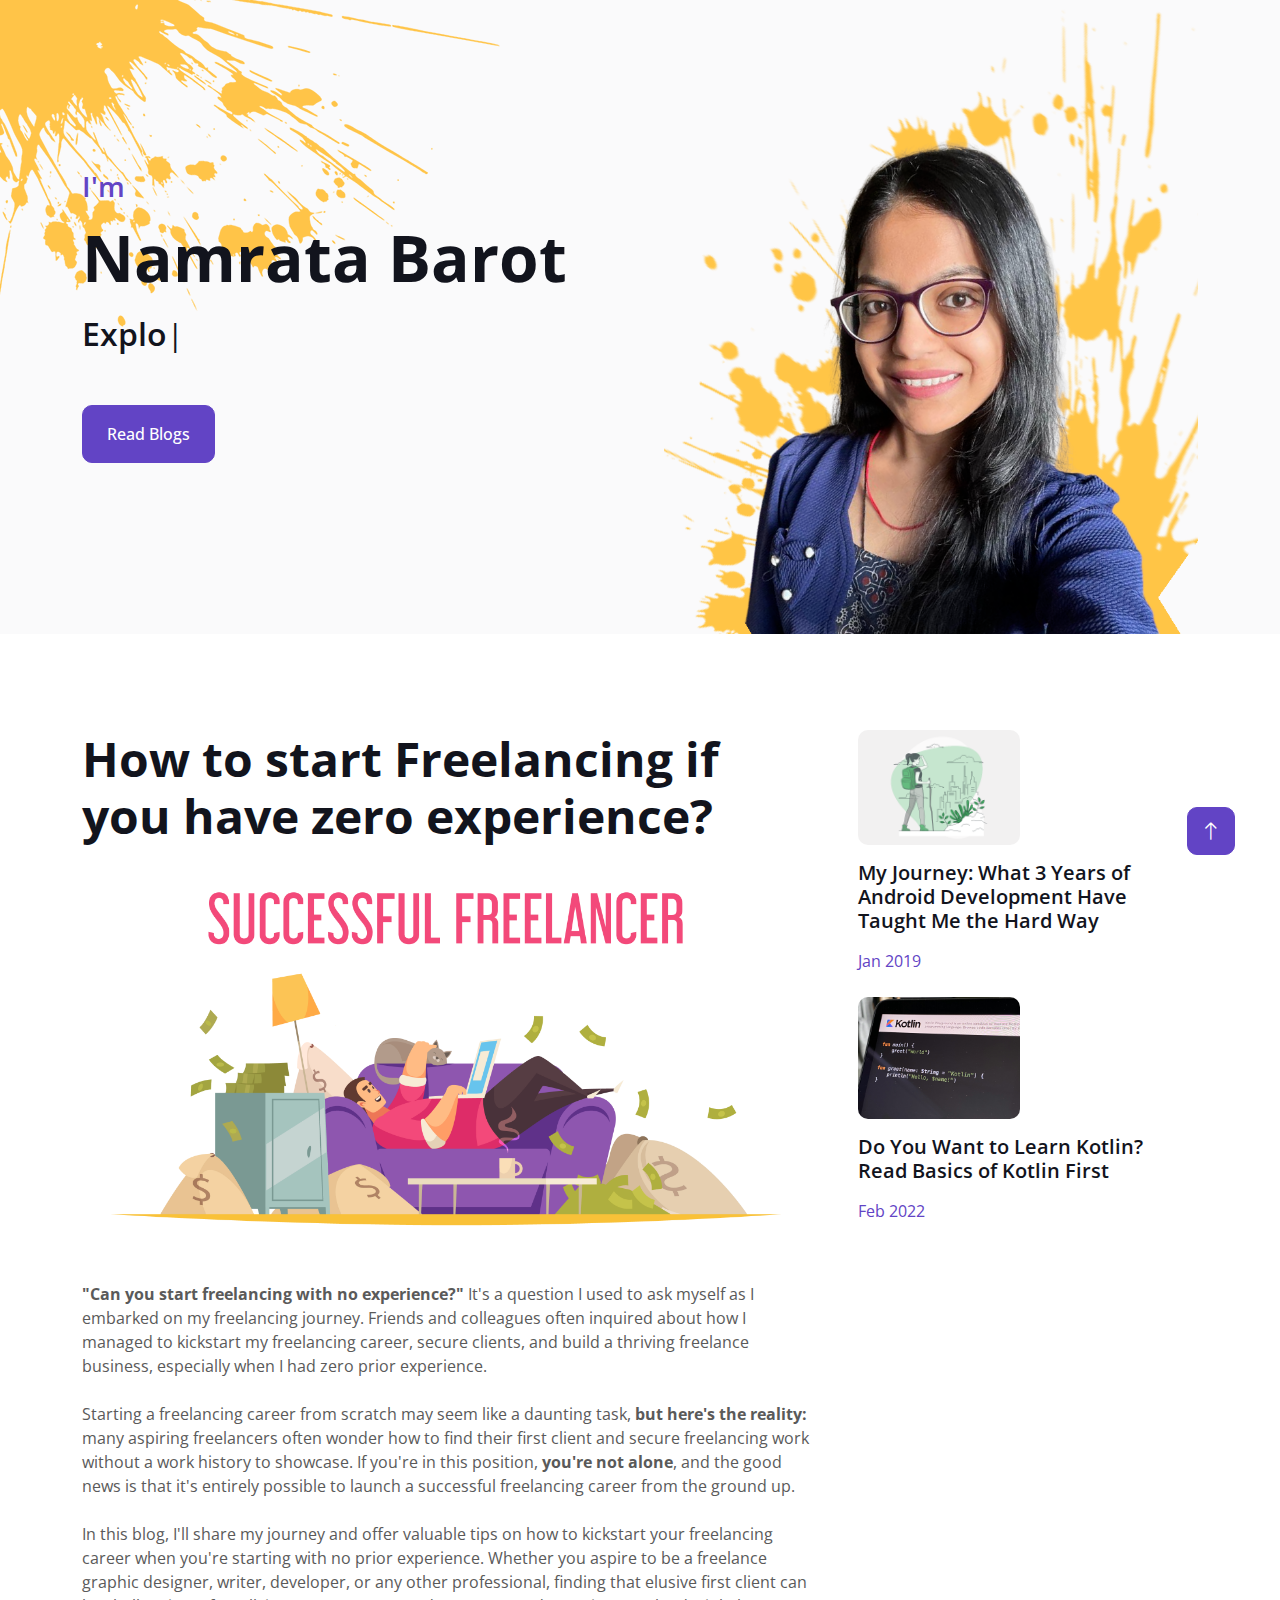
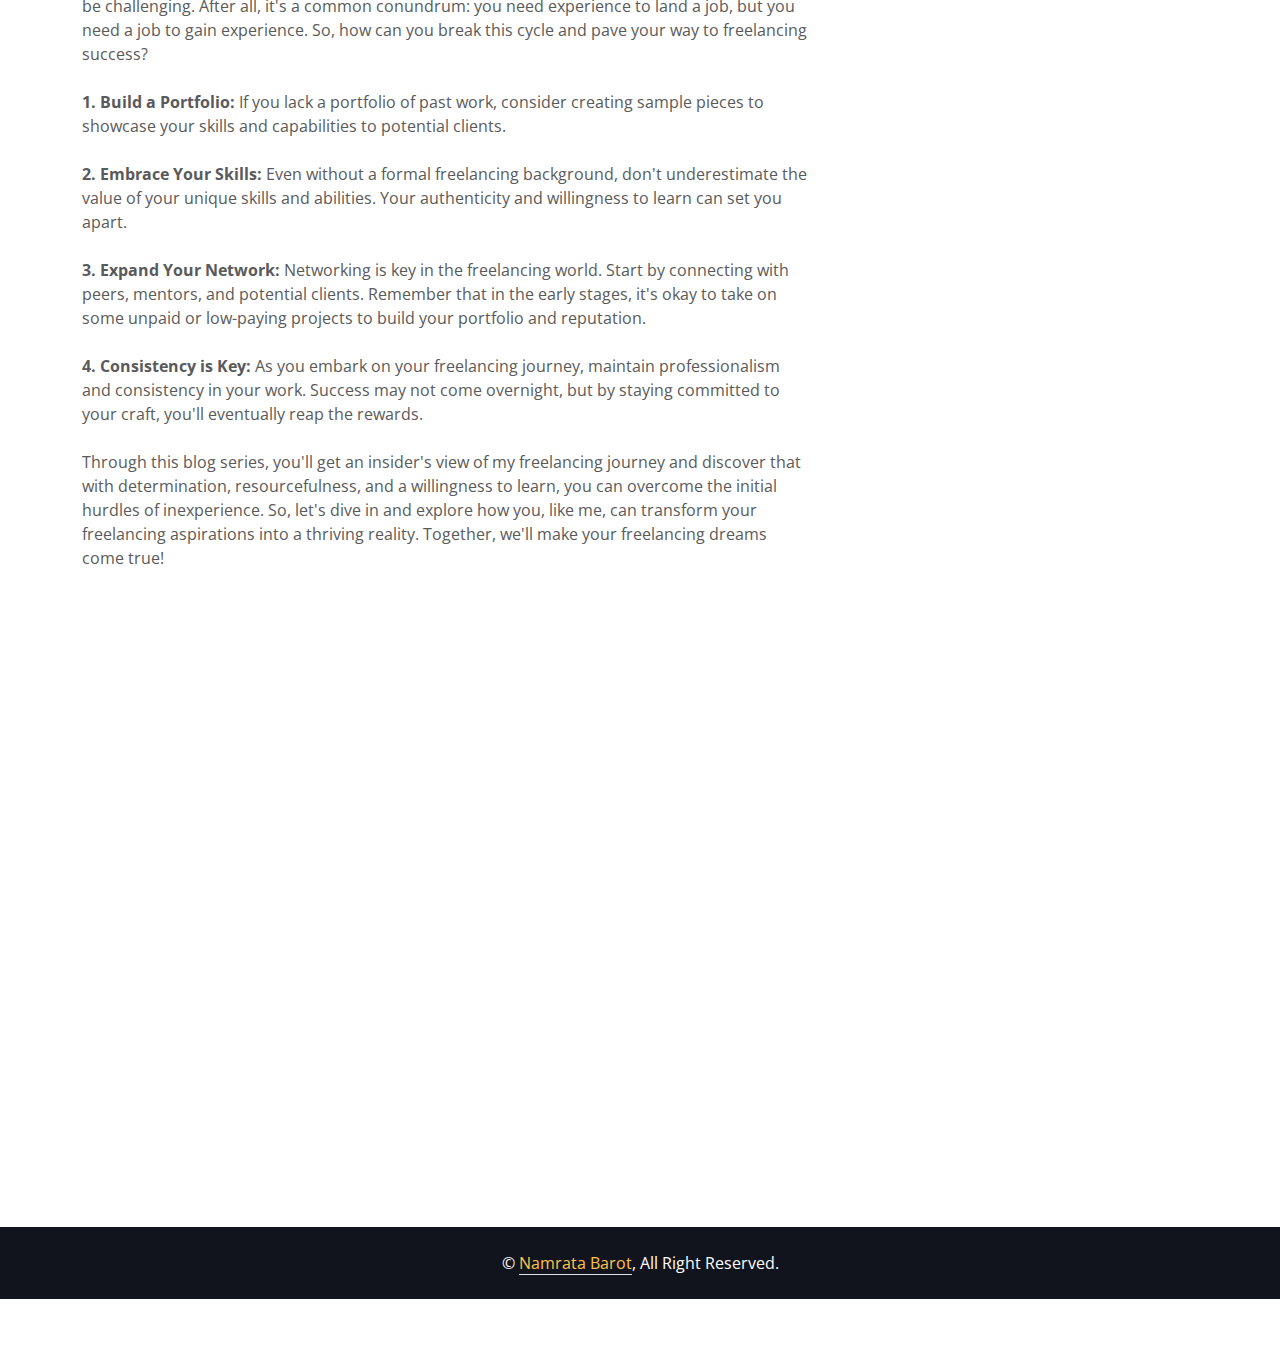
<file: startfreelancing.html>
<!DOCTYPE html>
<html lang="en">

<head>
    <meta charset="utf-8">
    <title>Namrata Barot - Personal Portfolio</title>
    <meta content="width=device-width, initial-scale=1.0" name="viewport">
    <meta content="" name="keywords">
    <meta content="" name="description">

    <!-- Favicon -->
    <link href="img/favicon.ico" rel="icon">

    <!-- Google Web Fonts -->
    <link rel="preconnect" href="https://fonts.googleapis.com">
    <link rel="preconnect" href="https://fonts.gstatic.com" crossorigin>
    <link href="https://fonts.googleapis.com/css2?family=Open+Sans:wght@400;500;600;700;800&display=swap"
        rel="stylesheet">

    <!-- Icon Font Stylesheet -->
    <link href="https://cdnjs.cloudflare.com/ajax/libs/font-awesome/5.10.0/css/all.min.css" rel="stylesheet">
    <link href="https://cdn.jsdelivr.net/npm/bootstrap-icons@1.4.1/font/bootstrap-icons.css" rel="stylesheet">

    <!-- Libraries Stylesheet -->
    <link href="lib/animate/animate.min.css" rel="stylesheet">
    <link href="lib/lightbox/css/lightbox.min.css" rel="stylesheet">
    <link href="lib/owlcarousel/assets/owl.carousel.min.css" rel="stylesheet">

    <!-- Customized Bootstrap Stylesheet -->
    <link href="css/bootstrap.min.css" rel="stylesheet">

    <!-- Template Stylesheet -->
    <link href="css/style.css" rel="stylesheet">
</head>

<body data-bs-spy="scroll" data-bs-target=".navbar" data-bs-offset="51">
    <!-- Spinner Start -->
    <div id="spinner"
        class="show bg-white position-fixed translate-middle w-100 vh-100 top-50 start-50 d-flex align-items-center justify-content-center">
        <div class="spinner-border text-primary" style="width: 3rem; height: 3rem;" role="status">
            <span class="sr-only">Loading...</span>
        </div>
    </div>
    <!-- Spinner End -->


    <!-- Navbar Start -->
    <nav class="navbar navbar-expand-lg bg-white navbar-light fixed-top shadow py-lg-0 px-4 px-lg-5 wow fadeIn"
        data-wow-delay="0.1s">
        <a href="index.html" class="navbar-brand d-block d-lg-none">
            <h1 class="text-primary fw-bold m-0">Namrata</h1>
        </a>
        <button type="button" class="navbar-toggler" data-bs-toggle="collapse" data-bs-target="#navbarCollapse">
            <span class="navbar-toggler-icon"></span>
        </button>
        <div class="collapse navbar-collapse justify-content-between py-4 py-lg-0" id="navbarCollapse">
            <a href="index.html" class="navbar-brand bg-secondary py-3 px-4 mx-3 d-none d-lg-block">
                <h1 class="text-primary fw-bold m-0">Namrata</h1>
            </a>
            <div class="d-flex pt-2">
                <a class="btn btn-square btn-primary me-2" href="index.html"><i class="fa fa-home"></i></a>
                <a class="btn btn-square btn-primary me-2" href="https://github.com/NDBNeer" target="_blank"><i
                        class="fab fa-github-square"></i></a>
                <a class="btn btn-square btn-primary me-2" href="https://www.linkedin.com/in/namratabarot/"
                    target="_blank"><i class="fab fa-linkedin-in"></i></a>
            </div>
        </div>
    </nav>
    <!-- Navbar End -->


    <!-- Header Start -->
    <div class="container-fluid bg-light my-6 mt-0" id="home">
        <div class="container">
            <div class="row g-5 align-items-center">
                <div class="col-lg-6 py-6 pb-0 pt-lg-0">
                    <h3 class="text-primary mb-3">I'm</h3>
                    <h1 class="display-3 mb-3">Namrata Barot</h1>
                    <h2 class="typed-text-output d-inline"></h2>
                    <div class="typed-text d-none">Explore my insightful blogs to gain valuable insights and stay updated on industry trends.</div>
                    <div class="d-flex align-items-center pt-5">
                        <a href="#blog1" class="btn btn-primary py-3 px-4 me-5">Read Blogs</a>
                    </div>
                </div>
                <div class="col-lg-6">
                    <img class="img-fluid" src="img/profile.png" alt="">
                </div>
            </div>
        </div>
    </div>
    <!-- Header End -->
    <!--Blog Start -->
        <div class="container" id="blog1">
            <div class="row g-5 mb-5 wow fadeInUp" data-wow-delay="0.1s">
                <div class="col-lg-8">
                     <h1 class="display-5 mb-0">How to start Freelancing if you have zero experience?</h1>
                    <img class="img-fluid rounded" src="img/blog1.jpg" alt="" >
                    <span style="text-align: justify;">
                        <span style="font-weight: bold;">"Can you start freelancing with no experience?"</span> It's a question I used to
                        ask myself as I embarked on my freelancing journey. Friends and colleagues often inquired about how I managed to
                        kickstart my freelancing career, secure clients, and build a thriving freelance business, especially when I had zero
                        prior experience. <br><br>
                    
                        Starting a freelancing career from scratch may seem like a daunting task, <span style="font-weight: bold;">but
                            here's the reality:</span> many aspiring freelancers often wonder how to find their first client and secure
                        freelancing work without a work history to showcase. If you're in this position, <span
                            style="font-weight: bold;">you're not alone</span>, and the good news is that it's entirely possible to launch a
                        successful freelancing career from the ground up. <br><br>
                    
                        In this blog, I'll share my journey and offer valuable tips on how to kickstart your freelancing career when you're
                        starting with no prior experience. Whether you aspire to be a freelance graphic designer, writer, developer, or any
                        other professional, finding that elusive first client can be challenging. After all, it's a common conundrum: you
                        need experience to land a job, but you need a job to gain experience. So, how can you break this cycle and pave your
                        way to freelancing success? <br><br>
                    
                        <span style="font-weight: bold;">1. Build a Portfolio:</span> If you lack a portfolio of past work, consider
                        creating sample pieces to showcase your skills and capabilities to potential clients. <br><br>
                    
                        <span style="font-weight: bold;">2. Embrace Your Skills:</span> Even without a formal freelancing background, don't
                        underestimate the value of your unique skills and abilities. Your authenticity and willingness to learn can set you
                        apart. <br><br>
                    
                        <span style="font-weight: bold;">3. Expand Your Network:</span> Networking is key in the freelancing world. Start by
                        connecting with peers, mentors, and potential clients. Remember that in the early stages, it's okay to take on some
                        unpaid or low-paying projects to build your portfolio and reputation. <br><br>
                    
                        <span style="font-weight: bold;">4. Consistency is Key:</span> As you embark on your freelancing journey, maintain
                        professionalism and consistency in your work. Success may not come overnight, but by staying committed to your
                        craft, you'll eventually reap the rewards. <br><br>
                    
                        Through this blog series, you'll get an insider's view of my freelancing journey and discover that with
                        determination, resourcefulness, and a willingness to learn, you can overcome the initial hurdles of inexperience.
                        So, let's dive in and explore how you, like me, can transform your freelancing aspirations into a thriving reality.
                        Together, we'll make your freelancing dreams come true!
                    </span>
                </div>
                <!-- Right Sidebar -->
                <div class="col-lg-4">
                    <div class="d-flex flex-column align-items-center">
                            <div class="row g-3 mb-4">
                                <div class="col-sm-6">
                                    <img class="img-fluid rounded" src="img/Journey.gif" alt="">
                                </div>
                            <a href="myJourney.html">
                                <h5 href="myJourney.html" class="pe-3 me-3 mb-0">My Journey: What 3 Years of Android Development Have Taught Me the Hard
                                    Way</h5>
                            </a> 
                            <a href="myJourney.html"><span class="text-primary">Jan 2019</span></a>
                           
                            </div>
                            <div class="row g-3 mb-4">
                                <div class="col-sm-6">
                                    <img class="img-fluid rounded" src="img/kotlin.jpg" alt="">
                             </div>
                            <a href="learnkotlin.html"> <h5 class="pe-3 me-3 mb-0">Do You Want to Learn Kotlin? Read Basics of Kotlin First</h5></a>
                            <a href="learnkotlin.html">  <span  class="text-primary">Feb 2022</span></a>
                            </div>
                    </div>
                </div>
                <!-- Righ slide bar-->
            </div>
        </div>
        <!--Blog End -->
    <!-- Contact Start -->
        <div class="container py-4" id="contact">
            <div class="row g-5 mb-5 wow fadeInUp" data-wow-delay="0.1s">
                <div class="col-lg-6">
                    <h1 class="display-5 mb-0">Let's Work Together</h1>
                </div>
            </div>
            <div class="row g-5">
                <div class="col-lg-5 col-md-6 wow fadeInUp" data-wow-delay="0.1s">
                    <p class="mb-2">Location:</p>
                    <h3 class="fw-bold">Toronto, Canada</h3>
                    <hr class="w-100">
                    <p class="mb-2">Mobile:</p>
                    <h3 class="fw-bold">437 286 2658</h3>
                    <hr class="w-100">
                    <p class="mb-2">Email:</p>
                    <h3 class="fw-bold">namrata.barot3@gmail.com</h3>
                    <hr class="w-100">
                    <p class="mb-2">Follow me:</p>
                    <div class="d-flex pt-2">
                        <a class="btn btn-square btn-primary me-2" href="https://github.com/NDBNeer" target="_blank"><i
                                class="fab fa-github-square"></i></a>
                        <a class="btn btn-square btn-primary me-2" href="https://www.linkedin.com/in/namratabarot/"
                            target="_blank"><i class="fab fa-linkedin-in"></i></a>
                    </div>
                </div>
                <div class="col-lg-7 col-md-6 wow fadeInUp" data-wow-delay="0.5s">
                    <div class="bg-dark">
                        <iframe
                            src="https://www.google.com/maps/embed?pb=!1m18!1m12!1m3!1d184552.67409946895!2d-79.54286491627514!3d43.71812280490756!2m3!1f0!2f0!3f0!3m2!1i1024!2i768!4f13.1!3m3!1m2!1s0x89d4cb90d7c63ba5%3A0x323555502ab4c477!2sToronto%2C%20ON%2C%20Canada!5e0!3m2!1sen!2sbd!4v1705645134279!5m2!1sen!2sbd"
                            width="100%" height="450" style="border:0;" allowfullscreen="" loading="lazy"
                            referrerpolicy="no-referrer-when-downgrade"></iframe>
                    </div>
                </div>
            </div>

        </div>
    <!-- Contact End -->

    <!-- Copyright Start -->
    <div class="container-fluid bg-dark text-white py-4">
        <div class="container">
            <div class="row">
                <div class="text-center text-md-center mb-3 mb-md-0">
                    &copy; <a class="border-bottom text-secondary" href="#">Namrata Barot</a>, All Right Reserved.
                </div>
            </div>
        </div>
    </div>
    </div>
    <!-- Copyright End -->


    <!-- Back to Top -->
    <a href="#" class="btn btn-lg btn-primary btn-lg-square back-to-top"><i class="bi bi-arrow-up"></i></a>


    <!-- JavaScript Libraries -->
    <script src="https://code.jquery.com/jquery-3.4.1.min.js"></script>
    <script src="https://cdn.jsdelivr.net/npm/bootstrap@5.0.0/dist/js/bootstrap.bundle.min.js"></script>
    <script src="lib/wow/wow.min.js"></script>
    <script src="lib/easing/easing.min.js"></script>
    <script src="lib/waypoints/waypoints.min.js"></script>
    <script src="lib/typed/typed.min.js"></script>
    <script src="lib/counterup/counterup.min.js"></script>
    <script src="lib/owlcarousel/owl.carousel.min.js"></script>
    <script src="lib/isotope/isotope.pkgd.min.js"></script>
    <script src="lib/lightbox/js/lightbox.min.js"></script>

    <!-- Template Javascript -->
    <script src="js/main.js"></script>
</body>

</html>
</file>
<file: css/style.css>
/********** Template CSS **********/
:root {
    --primary: #6244C5;
    --secondary: #FFC448;
    --light: #FAFAFB;
    --dark: #12141D;
}

.back-to-top {
    position: fixed;
    display: none;
    right: 45px;
    bottom: 45px;
    z-index: 99;
}

.my-6 {
    margin-top: 6rem;
    margin-bottom: 6rem;
}

.py-6 {
    padding-top: 6rem;
    padding-bottom: 6rem;
}


/*** Spinner ***/
#spinner {
    opacity: 0;
    visibility: hidden;
    transition: opacity .5s ease-out, visibility 0s linear .5s;
    z-index: 99999;
}

#spinner.show {
    transition: opacity .5s ease-out, visibility 0s linear 0s;
    visibility: visible;
    opacity: 1;
}


/*** Button ***/
.btn {
    font-weight: 500;
    transition: .5s;
}

.btn.btn-primary,
.btn.btn-secondary {
    color: #FFFFFF;
}

.btn-square {
    width: 38px;
    height: 38px;
}

.btn-sm-square {
    width: 32px;
    height: 32px;
}

.btn-lg-square {
    width: 48px;
    height: 48px;
}

.btn-square,
.btn-sm-square,
.btn-lg-square {
    padding: 0;
    display: flex;
    align-items: center;
    justify-content: center;
    font-weight: normal;
}


/*** Navbar ***/
.navbar.fixed-top {
    display: none;
    transition: .5s;
}

.navbar .navbar-nav .nav-link {
    padding: 20px 15px;
    color: var(--dark);
    font-size: 18px;
    font-weight: 600;
    outline: none;
}

.navbar .navbar-nav .nav-link:hover,
.navbar .navbar-nav .nav-link.active {
    color: var(--primary);
}

@media (max-width: 991.98px) {
    .navbar .navbar-nav .nav-link  {
        padding: 10px 0;
    }
}


/*** Header ***/
#home {
    margin-bottom: 6rem;
    background: url(../img/bg-header.png) left top no-repeat;
}

.typed-cursor {
    font-size: 30px;
    color: var(--dark);
}

.btn-play {
    position: relative;
    display: block;
    box-sizing: content-box;
    width: 16px;
    height: 26px;
    border-radius: 100%;
    border: none;
    outline: none !important;
    padding: 18px 20px 20px 28px;
    background: var(--primary);
}

.btn-play:before {
    content: "";
    position: absolute;
    z-index: 0;
    left: 50%;
    top: 50%;
    transform: translateX(-50%) translateY(-50%);
    display: block;
    width: 60px;
    height: 60px;
    background: var(--primary);
    border-radius: 100%;
    animation: pulse-border 1500ms ease-out infinite;
}

.btn-play:after {
    content: "";
    position: absolute;
    z-index: 1;
    left: 50%;
    top: 50%;
    transform: translateX(-50%) translateY(-50%);
    display: block;
    width: 60px;
    height: 60px;
    background: #FFFFFF;
    border-radius: 100%;
    transition: all 200ms;
}

.btn-play span {
    display: block;
    position: relative;
    z-index: 3;
    width: 0;
    height: 0;
    left: -1px;
    border-left: 16px solid var(--primary);
    border-top: 11px solid transparent;
    border-bottom: 11px solid transparent;
}

@keyframes pulse-border {
    0% {
        transform: translateX(-50%) translateY(-50%) translateZ(0) scale(1);
        opacity: 1;
    }

    100% {
        transform: translateX(-50%) translateY(-50%) translateZ(0) scale(2);
        opacity: 0;
    }
}

.modal-video .modal-dialog {
    position: relative;
    max-width: 800px;
    margin: 60px auto 0 auto;
}

.modal-video .modal-body {
    position: relative;
    padding: 0px;
}

.modal-video .close {
    position: absolute;
    width: 30px;
    height: 30px;
    right: 0px;
    top: -30px;
    z-index: 999;
    font-size: 30px;
    font-weight: normal;
    color: #FFFFFF;
    background: #000000;
    opacity: 1;
}


/*** About ***/
#about .years .display-1 {
    font-size: 10rem;
    line-height: 9rem;
}

#about .years h5 {
    letter-spacing: 30px;
    margin-right: -30px;
}


/*** Skills ***/
#skill .progress {
    height: 5px;
    border-radius: 5px;
}

#skill .progress .progress-bar {
    width: 0px;
    border-radius: 5px;
    transition: 3s;
}

#skill .nav-pills .nav-link {
    color: var(--dark);
}

#skill .nav-pills .nav-link.active {
    color: #FFFFFF;
}

#skill .tab-content hr {
    width: 30px;
}


/*** Service ***/
.service-item .bg-icon {
    width: 100px;
    height: 100px;
    display: flex;
    align-items: center;
    justify-content: center;
    background: url(../img/bg-icon.png) center center no-repeat;
    background-size: cover;
}


/*** Project Portfolio ***/
#portfolio-flters li {
    display: inline-block;
    font-weight: 500;
    color: var(--dark);
    cursor: pointer;
    transition: .5s;
    border-bottom: 2px solid transparent;
}

#portfolio-flters li:hover,
#portfolio-flters li.active {
    color: var(--primary);
    border-color: var(--primary);
}

.portfolio-img {
    position: relative;
}

.portfolio-btn {
    position: absolute;
    width: 100%;
    height: 100%;
    top: 0;
    left: 0;
    background: rgba(98, 68, 197, .9);
    display: flex;
    align-items: flex-end;
    justify-content: flex-start;
    padding: 30px;
    padding-bottom: 100px !important;
    opacity: 0;
    transition: .5s;
}

.portfolio-item:hover .portfolio-btn {
    opacity: 1;
    padding-bottom: 30px !important;
}


/*** Team ***/
.team-item img {
    transition: .5s;
}

.team-item:hover img {
    opacity: .7;
}

.team-item .team-text {
    position: absolute;
    left: 0;
    right: 60px;
    bottom: 30px;
    display: flex;
    align-items: center;
    justify-content: space-between;
    opacity: 0;
    transition: .5s;
}

.team-item:hover .team-text {
    right: 30px;
    opacity: 1;
}

.team-item .team-text div {
    transition: .5s;
}

.team-item:hover .team-text div {
    margin-left: 30px;
}


/*** Testimonial ***/
.testimonial-left,
.testimonial-right {
    position: relative;
}

.testimonial-left img,
.testimonial-right img {
    position: absolute;
    padding: 5px;
    border: 1px solid var(--secondary);
    border-radius: 70px;
}

.testimonial-left img:nth-child(1),
.testimonial-right img:nth-child(3) {
    width: 70px;
    height: 70px;
    top: 10%;
    left: 50%;
    transform: translateX(-50%);
}

.testimonial-left img:nth-child(2),
.testimonial-right img:nth-child(2) {
    width: 60px;
    height: 60px;
    top: 50%;
    left: 10%;
    transform: translateY(-50%);
}

.testimonial-left img:nth-child(3),
.testimonial-right img:nth-child(1) {
    width: 50px;
    height: 50px;
    bottom: 10%;
    right: 10%;
}

.testimonial-carousel .owl-item img {
    width: 120px;
    height: 120px;
}

.testimonial-carousel .testimonial-icon {
    position: absolute;
    width: 40px;
    height: 40px;
    left: 50%;
    bottom: -15px;
    transform: translateX(-50%);
    display: flex;
    align-items: center;
    justify-content: center;
    background: #FFFFFF;
    border: 1px solid var(--secondary);
    border-radius: 60px;
}

.testimonial-carousel .owl-dots {
    height: 40px;
    margin-top: 25px;
    display: flex;
    align-items: center;
    justify-content: center;
}

.testimonial-carousel .owl-dot {
    position: relative;
    display: inline-block;
    margin: 0 5px;
    width: 30px;
    height: 30px;
    background: #FFFFFF;
    border: 2px solid var(--secondary);
    border-radius: 30px;
    transition: .5s;
}

.testimonial-carousel .owl-dot::after {
    position: absolute;
    content: "";
    width: 16px;
    height: 16px;
    top: 5px;
    left: 5px;
    border-radius: 16px;
    background: var(--secondary);
    transition: .5s;
}

.testimonial-carousel .owl-dot.active::after {
    background: var(--primary);
}
/* Default styling */
.read-more {
    color: red;
    text-decoration: none;
    /* Remove default underline */
    transition: color 0.3s, text-decoration 0.3s;
    /* Add smooth transition */
}

/* Hover effect */
.read-more:hover {
    color: green;
    text-decoration: underline;
}
.codeblock
{
        background: #eee;
        border: 1px solid #ccc;
        padding: 5px 10px;
}
</file>
